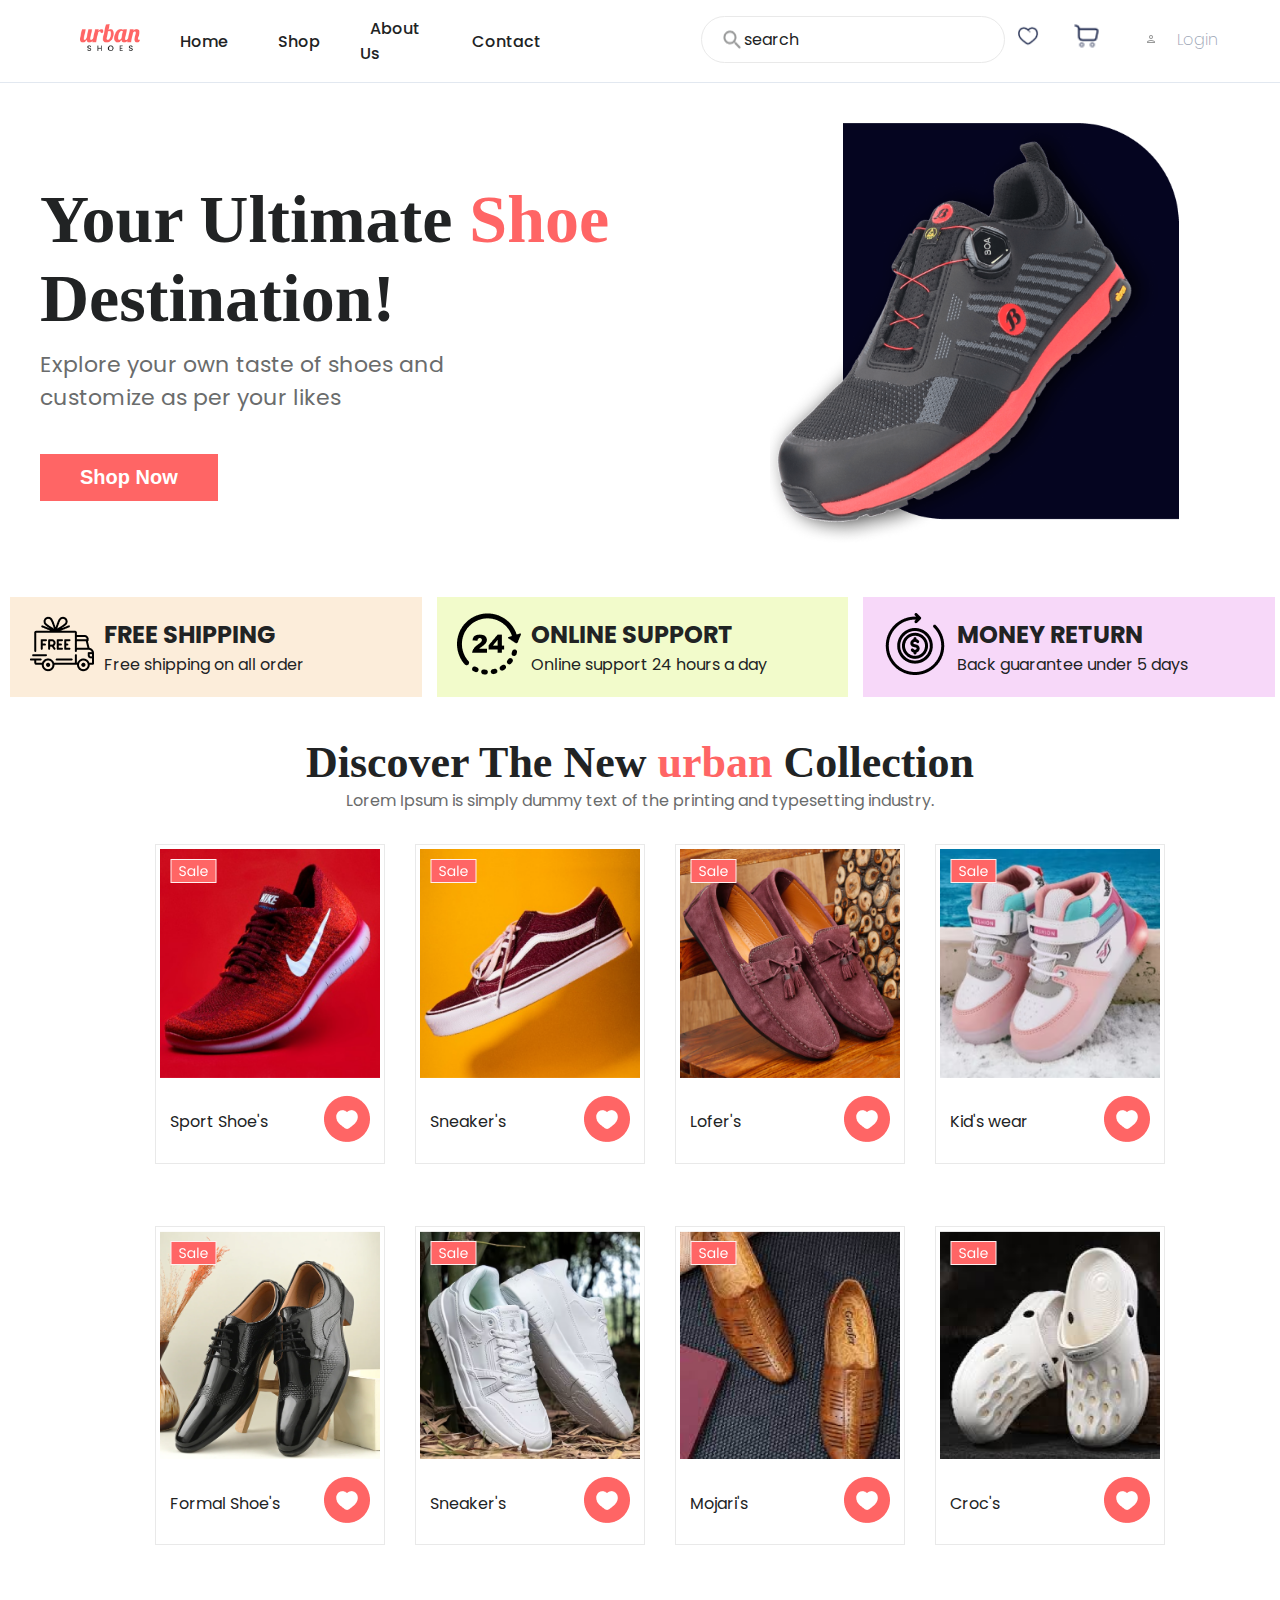
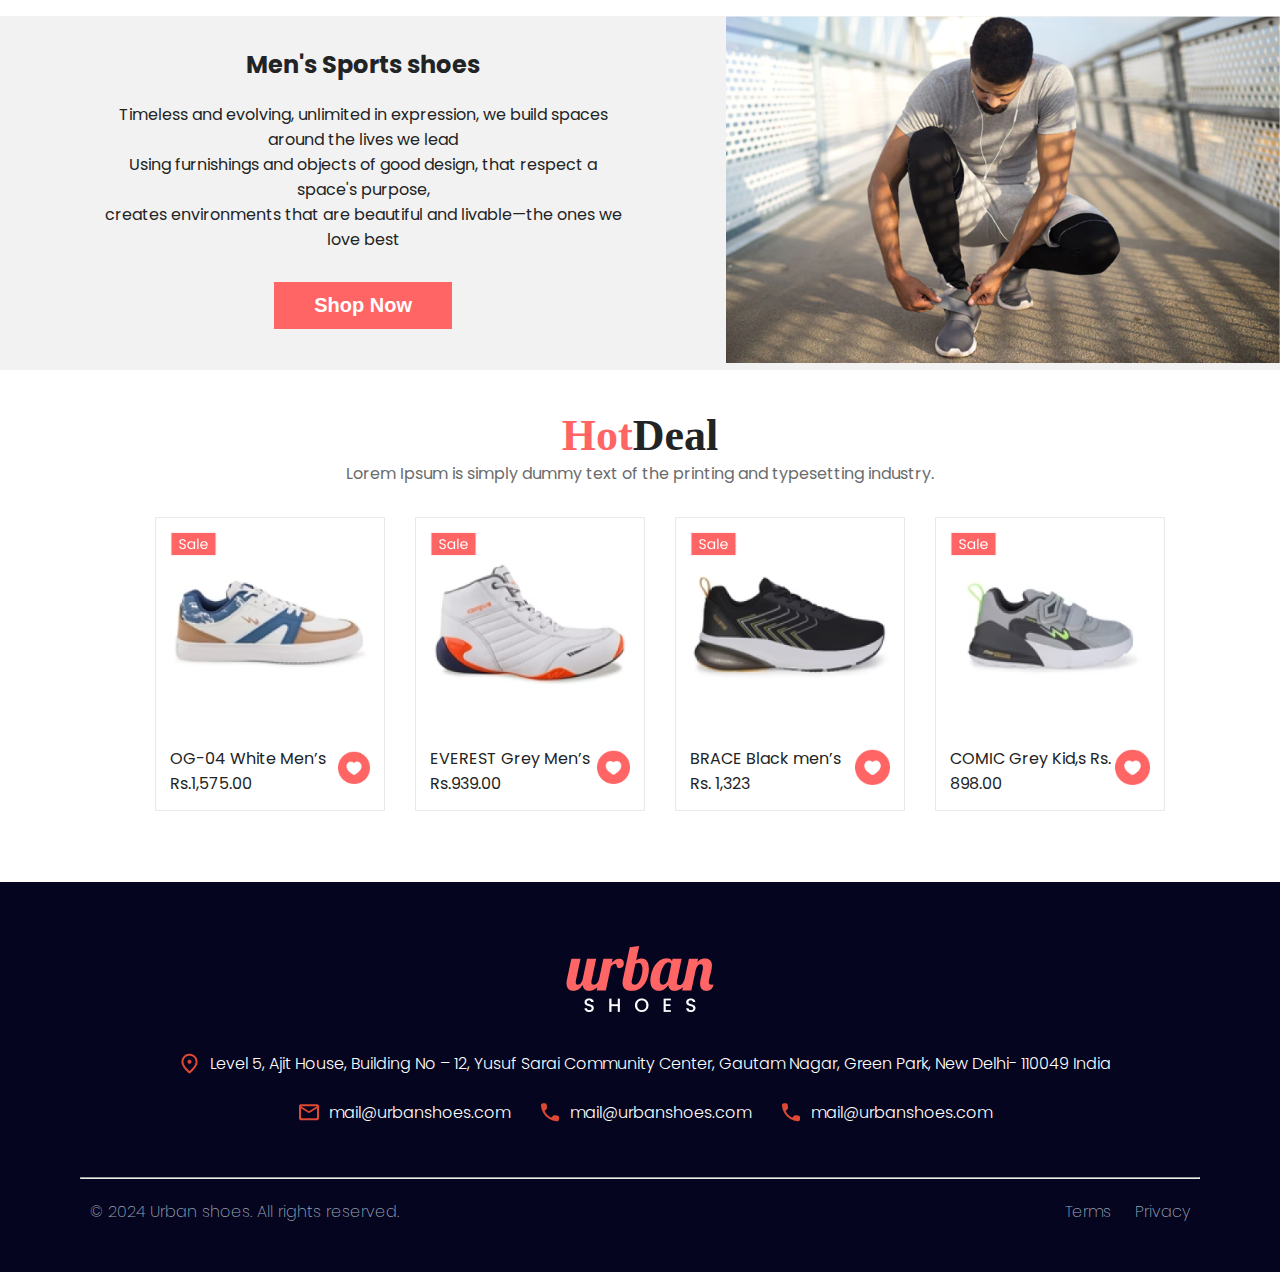
<file: Assignment 2/index.html>
<!DOCTYPE html>
<html lang="en">
    <head>
        <title></title>
        <meta charset="UTF-8">
        <meta name="viewport" content="width=device-width, initial-scale=1">
        <link rel="preconnect" href="https://fonts.googleapis.com">
        <link rel="preconnect" href="https://fonts.gstatic.com" crossorigin>
        <link href="https://fonts.googleapis.com/css2?family=Poppins:ital,wght@0,100;0,200;0,300;0,400;0,500;0,600;0,700;0,800;0,900;1,100;1,200;1,300;1,400;1,500;1,600;1,700;1,800;1,900&display=swap" rel="stylesheet">
        <link href="css/style.css" rel="stylesheet">
    </head>
    <body>
        <div class="wrapper_section">
            <!-- Herader start -->
            <header class="main_header">
                <div class="left_menu w-100">
                    <ul class="d-flex">
                        <li>
                            <div>
                                <img src="images/logo.png" alt="">
                            </div>
                        </li>
                        <li><a href="index.html">Home</a></li>
                        <li><a href="mens.html">Shop</a></li>
                        <li><a href="#">About Us</a></li>
                        <li><a href="contact.html">Contact</a></li>
                    </ul>
                </div>
                <div class="right_menu w-100">
                    <ul class="d-flex">
                        <li class="search_box">
                            <div class="d-flex"><img class src="images/search_icon.png" alt=""><span>search</span></div>
                        </li>
                        <li><img src="images/fav_icon.png" alt=""></li>
                        <li><a href="shopping-cart.html"><img src="images/cart_icon.png" alt="" style="width: 28px;"></a></li>
                        <li><div class="d-flex"><a href="my-account.html"><img class src="images/user_icon.png" alt=""></a><a href="signup.html"><span>Login</span></a></div></li>
                    </ul>
                </div>
            </header>
            <!-- Herader end -->
            <!-- Banner section start -->
            <div class="banner_section d-flex">
                <div class="left_side w-100">
                    <div>
                        <h1>Your Ultimate <span>Shoe</span> Destination!</h1>
                        <p>Explore your own taste  of shoes and<br>customize as per your likes</p>
                        <button class="button-primary">Shop Now</button>
                    </div>
                </div>
                <div class="right_side w-100">
                    <img src="images/banner-image.png" alt="">
                </div>
            </div>
            <!-- Banner section end -->
            <!-- Info section start -->
            <div class="info_section d-flex">
                <div class="block_1 d-flex w-100">
                    <div><img src="images/free-delivery.png" alt=""></div>
                    <div class="block_detail">
                        <h2>Free Shipping</h2>
                        <p>Free shipping on all order</p>
                    </div>
                </div>
                <div class="block_2 d-flex w-100">
                    <div><img src="images/24-hour-service.png" alt=""></div>
                    <div class="block_detail">
                        <h2>Online Support</h2>
                        <p>Online support 24 hours a day</p>
                    </div>
                </div>
                <div class="block_3 d-flex w-100">
                    <div><img src="images/return-on-investment 1.png" alt=""></div>
                    <div class="block_detail">
                        <h2>Money Return</h2>
                        <p>Back guarantee under 5 days</p>
                    </div>
                </div>
            </div>
            <!-- Info section end -->
            <!-- urban collection section start -->
            <div class="collection_section">
                <div class="heading">
                    <h2>Discover The New <span>urban</span> Collection</h2>
                    <p>Lorem Ipsum is simply dummy text of the printing and typesetting industry.</p>
                </div>
                <div class="product_block">
                    <ul class="d-flex">
                        <li>
                            <div>
                                <div class="product_img">
                                    <img src="images/p1.png" alt="">
                                    <div class="offer">
                                        <img src="images/offer.png" alt="">
                                    </div>
                                </div>
                                <div class="product_detail">
                                    <div class="product_inner_detail w-100 d-flex align-center">
                                        <p>Sport Shoe's</p>
                                        <div class="like"><img src="images/like.png" alt=""></div>
                                    </div>
                                </div>
                            </div>
                        </li>
                        <li>
                            <div>
                                <div class="product_img">
                                    <img src="images/p2.png" alt="">
                                    <div class="offer">
                                        <img src="images/offer.png" alt="">
                                    </div>
                                </div>
                                <div class="product_detail">
                                    <div class="product_inner_detail w-100 d-flex align-center">
                                        <p>Sneaker's</p>
                                        <div class="like"><img src="images/like.png" alt=""></div>
                                    </div>
                                </div>
                            </div>
                        </li>
                        <li>
                            <div>
                                <div class="product_img">
                                    <img src="images/p3.png" alt="">
                                    <div class="offer">
                                        <img src="images/offer.png" alt="">
                                    </div>
                                </div>
                                <div class="product_detail">
                                    <div class="product_inner_detail w-100 d-flex align-center">
                                        <p>Lofer's</p>
                                        <div class="like"><img src="images/like.png" alt=""></div>
                                    </div>
                                </div>
                            </div>
                        </li>
                        <li>
                            <div>
                                <div class="product_img">
                                    <img src="images/p4.png" alt="">
                                    <div class="offer">
                                        <img src="images/offer.png" alt="">
                                    </div>
                                </div>
                                <div class="product_detail">
                                    <div class="product_inner_detail w-100 d-flex align-center">
                                        <p>Kid's wear</p>
                                        <div class="like"><img src="images/like.png" alt=""></div>
                                    </div>
                                </div>
                            </div>
                        </li>
                    </ul>
                </div>
                <div class="product_block">
                    <ul class="d-flex">
                        <li>
                            <div>
                                <div class="product_img">
                                    <img src="images/p5.png" alt="">
                                    <div class="offer">
                                        <img src="images/offer.png" alt="">
                                    </div>
                                </div>
                                <div class="product_detail">
                                    <div class="product_inner_detail w-100 d-flex align-center">
                                        <p>Formal Shoe's</p>
                                        <div class="like"><img src="images/like.png" alt=""></div>
                                    </div>
                                </div>
                            </div>
                        </li>
                        <li>
                            <div>
                                <div class="product_img">
                                    <img src="images/p6.png" alt="">
                                    <div class="offer">
                                        <img src="images/offer.png" alt="">
                                    </div>
                                </div>
                                <div class="product_detail">
                                    <div class="product_inner_detail w-100 d-flex align-center">
                                        <p>Sneaker's</p>
                                        <div class="like"><img src="images/like.png" alt=""></div>
                                    </div>
                                </div>
                            </div>
                        </li>
                        <li>
                            <div>
                                <div class="product_img">
                                    <img src="images/p7.png" alt="">
                                    <div class="offer">
                                        <img src="images/offer.png" alt="">
                                    </div>
                                </div>
                                <div class="product_detail">
                                    <div class="product_inner_detail w-100 d-flex align-center">
                                        <p>Mojari's</p>
                                        <div class="like"><img src="images/like.png" alt=""></div>
                                    </div>
                                </div>
                            </div>
                        </li>
                        <li>
                            <div>
                                <div class="product_img">
                                    <img src="images/p8.png" alt="">
                                    <div class="offer">
                                        <img src="images/offer.png" alt="">
                                    </div>
                                </div>
                                <div class="product_detail">
                                    <div class="product_inner_detail w-100 d-flex align-center">
                                        <p>Croc's</p>
                                        <div class="like"><img src="images/like.png" alt=""></div>
                                    </div>
                                </div>
                            </div>
                        </li>
                        
                    </ul>
                </div>
            </div>
            <!-- urban collection section end -->
            <!-- middle banner section  start -->
            <div class="middle_section d-flex">
                 <div class="middle_text">
                    <h2>Men's Sports shoes</h2>
                    <p>Timeless and evolving, unlimited in expression, we build spaces around the
                        lives we lead <br>Using furnishings and objects of good design, that respect a space's purpose,<br>
                        creates environments that are beautiful and livable—the ones we love best</p>
                    <button class="button-primary">Shop Now</button> 
                 </div>
                 <div class="middle_img">
                    <img src="images/middle_banner.png" alt="">
                 </div>
            </div>
            <!-- middle banner section  end -->
            <!-- Hot deals section start -->
            <div class="collection_section">
                <div class="heading">
                    <h2><span>Hot</span>Deal</h2>
                    <p>Lorem Ipsum is simply dummy text of the printing and typesetting industry.</p>
                </div>
                <div class="product_block">
                    <ul class="d-flex">
                        <li>
                            <div>
                                <div class="product_img">
                                    <img src="images/h1.png" alt="">
                                    <div class="offer">
                                        <img src="images/offer.png" alt="">
                                    </div>
                                </div>
                                <div class="product_detail">
                                    <div class="product_inner_detail w-100 d-flex align-center">
                                        <p>OG-04 White Men’s
                                            Rs.1,575.00 
                                             </p>
                                        <div class="like"><img src="images/like.png" alt=""></div>
                                    </div>
                                </div>
                            </div>
                        </li>
                        <li>
                            <div>
                                <div class="product_img">
                                    <img src="images/h2.png" alt="">
                                    <div class="offer">
                                        <img src="images/offer.png" alt="">
                                    </div>
                                </div>
                                <div class="product_detail">
                                    <div class="product_inner_detail w-100 d-flex align-center">
                                        <p>EVEREST Grey Men’s
                                            Rs.939.00 </p>
                                        <div class="like"><img src="images/like.png" alt=""></div>
                                    </div>
                                </div>
                            </div>
                        </li>
                        <li>
                            <div>
                                <div class="product_img">
                                    <img src="images/h3.png" alt="">
                                    <div class="offer">
                                        <img src="images/offer.png" alt="">
                                    </div>
                                </div>
                                <div class="product_detail">
                                    <div class="product_inner_detail w-100 d-flex align-center">
                                        <p>BRACE Black men’s
                                            Rs. 1,323
                                             </p>
                                        <div class="like"><img src="images/like.png" alt=""></div>
                                    </div>
                                </div>
                            </div>
                        </li>
                        <li>
                            <div>
                                <div class="product_img">
                                    <img src="images/h4.png" alt="">
                                    <div class="offer">
                                        <img src="images/offer.png" alt="">
                                    </div>
                                </div>
                                <div class="product_detail">
                                    <div class="product_inner_detail w-100 d-flex align-center">
                                        <p>COMIC Grey Kid,s
                                            Rs. 898.00</p>
                                        <div class="like"><img src="images/like.png" alt=""></div>
                                    </div>
                                </div>
                            </div>
                        </li>
                    </ul>
                </div>
            </div>
            <!-- Hot deals section end -->
            <!-- subscription section start -->
            <div></div>
            <!-- subscription section end -->
            <!-- footer start -->
            <footer class="footer_section">
                <div class="footer-logo text-center">
                    <img src="images/Footer/footer_logo.png" alt="">
                </div>
                <div class="d-flex">
                    <div class="Social_icon">
                        <img src="images/Footer/image_person.png" alt=""><p>Level 5, Ajit House, Building No – 12, Yusuf Sarai Community Center, Gautam Nagar, Green Park, New Delhi- 110049 India</p>
                    </div>
                </div>
                <div class="d-flex">
                    <div class="Social_icon"><img src="images/Footer/image_person-1.png" alt=""><p>mail@urbanshoes.com</p></div>    
                    <div class="Social_icon"><img src="images/Footer/image_person-2.png" alt=""><p>mail@urbanshoes.com</p></div>    
                    <div class="Social_icon"><img src="images/Footer/image_person-2.png" alt=""><p>mail@urbanshoes.com</p></div>    
                </div>
                <hr>
                <div class="d-flex term-footer w-100">
                    <p>© 2024 Urban shoes. All rights reserved.</p>
                    <div class="">
                        <a href="terms.html">Terms</a>
                        <a href="#">Privacy</a>
                    </div>
                </div>
            </footer>
            <!-- footer end -->
        </div>
    </body>
</html>
</file>
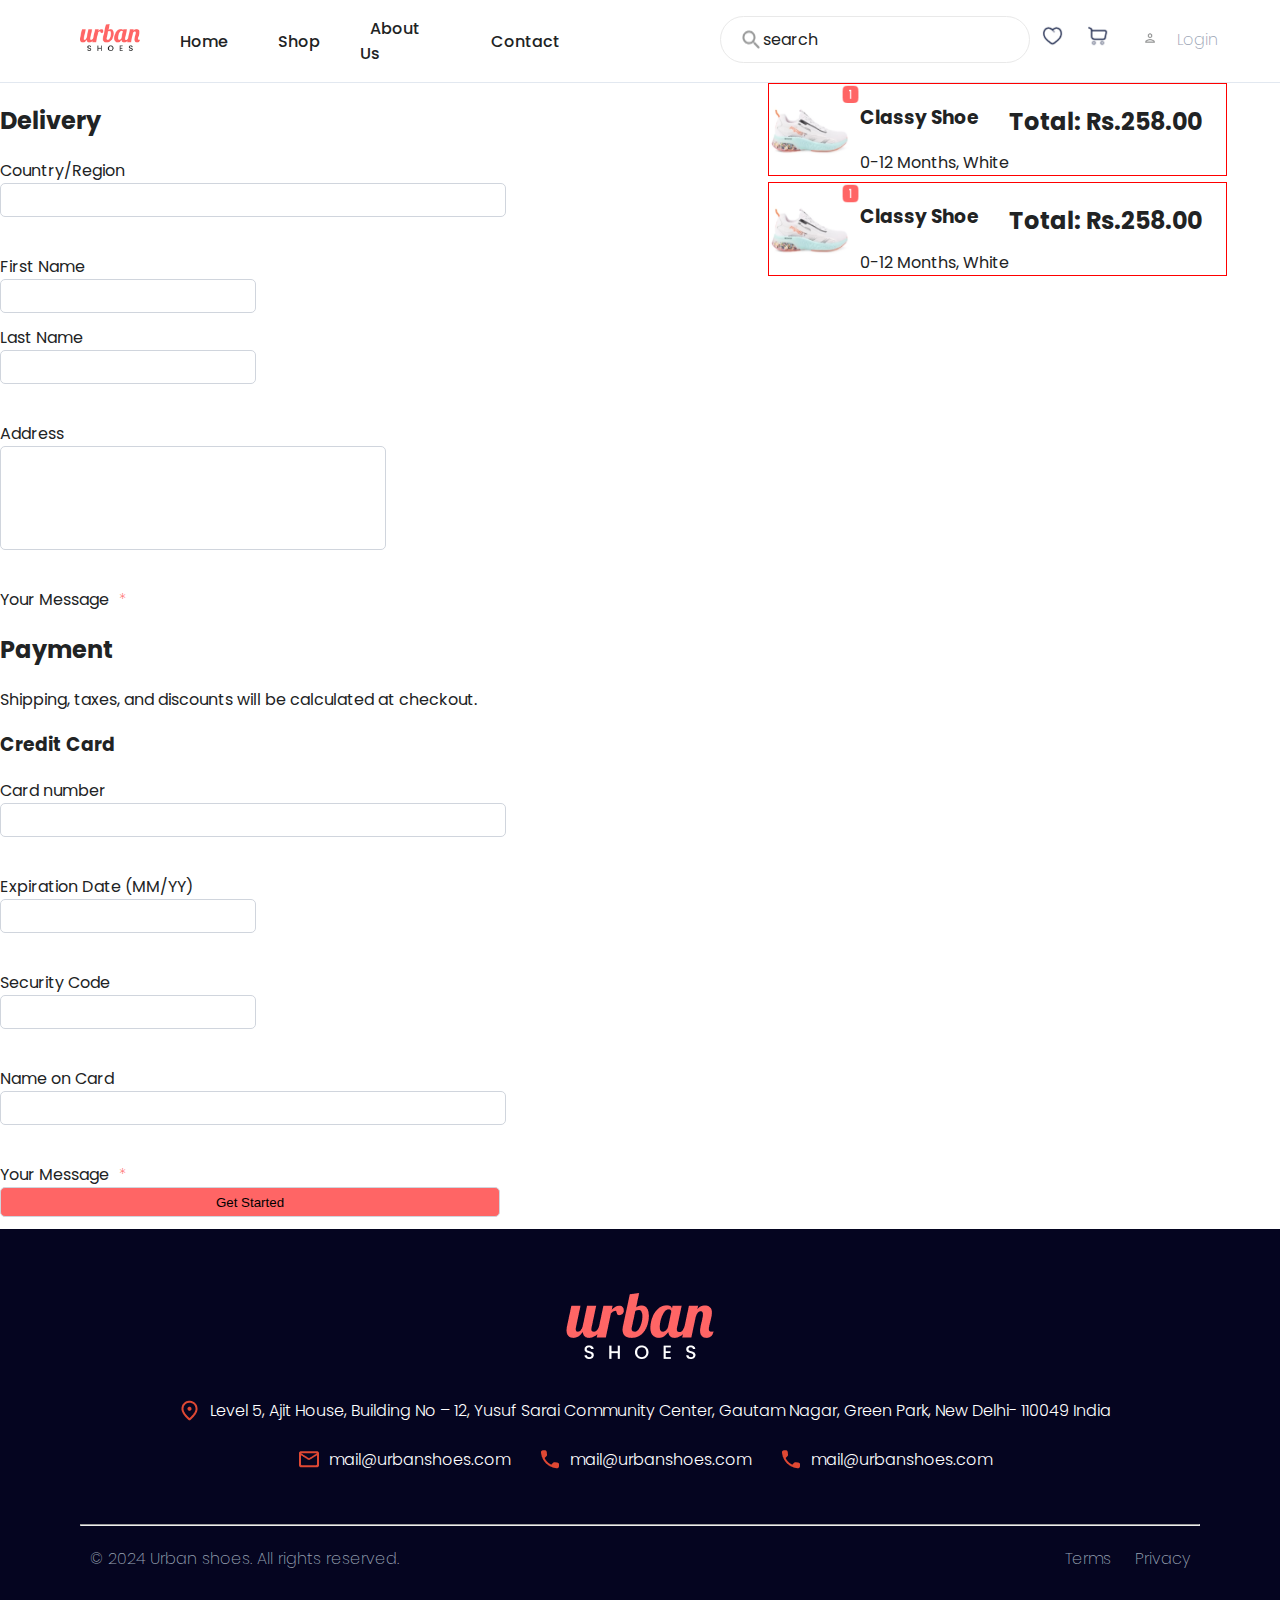
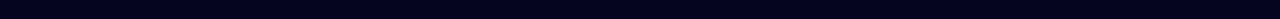
<file: Assignment 2/common_file.html>
<!DOCTYPE html>
<html lang="en">
    <head>
        <title></title>
        <meta charset="UTF-8">
        <meta name="viewport" content="width=device-width, initial-scale=1">
        <link rel="preconnect" href="https://fonts.googleapis.com">
        <link rel="preconnect" href="https://fonts.gstatic.com" crossorigin>
        <link href="https://fonts.googleapis.com/css2?family=Poppins:ital,wght@0,100;0,200;0,300;0,400;0,500;0,600;0,700;0,800;0,900;1,100;1,200;1,300;1,400;1,500;1,600;1,700;1,800;1,900&display=swap" rel="stylesheet">
        <link href="css/style.css" rel="stylesheet">
    </head>
    <body>
        <div class="wrapper_section">
            <!-- Herader start -->
            <header class="main_header">
                <div class="left_menu w-100">
                    <ul class="d-flex">
                        <li>
                            <div>
                                <img src="images/logo.png" alt="">
                            </div>
                        </li>
                        <li><a href="index.html">Home</a></li>
                        <li><a href="mens.html">Shop</a></li>
                        <li><a href="#">About Us</a></li>
                        <li><a href="contact.html">Contact</a></li>
                    </ul>
                </div>
                <div class="right_menu w-100">
                    <ul class="d-flex">
                        <li class="search_box">
                            <div class="d-flex"><img class src="images/search_icon.png" alt=""><span>search</span></div>
                        </li>
                        <li><img src="images/fav_icon.png" alt=""></li>
                        <li><img src="images/cart_icon.png" alt=""></li>
                        <li><div class="d-flex"><a href="my-account.html"><img class src="images/user_icon.png" alt=""></a><a href="signup.html"><span>Login</span></a></div></li>
                    </ul>
                </div>
            </header>
            <!-- Herader end -->
           
            <div class="d-flex w-100">
                <div style="width: 60%;">
                    <H2>Delivery</H2>
                
                
                    <form action="/action_page.php"></form>
                    <label for="Country/Region">Country/Region</label><br>
                    <input type="text" style="width: 500px;"><br><br>
                    <label for="First Name">First Name</label><br>
                    <input type="text" style="width: 250px;"><br>
                    <label for="Last Nmae">Last Name</label><br>
                    <input type="text" style="width: 250px;"><br><br>
                    <label for="First Name">Address</label><br>
                    <input type="text" style="height: 100px;"><br><br>
                    <p>Your Message<a href="#" style="color: rgba(255, 101, 101, 1);">*</a></p>
                
                <h2>Payment</h2>
                    <p>Shipping, taxes, and discounts will be calculated at checkout.</p>
                <h3>Credit Card</h3>
                
                    <form action="/action_page.php"></form>
                    <label for="Card number">Card number</label><br>
                    <input type="text" style="width: 500px;" ><br><br>
                    <label for="Expiration Date">Expiration Date (MM/YY)</label><br>
                    <input type="text" style="width: 250px;" ><br><br>
                    <label for="Security Code">Security Code</label><br>
                    <input type="text" style="width: 250px;" ><br><br>
                    <label for="Name on Card">Name on Card</label><br>
                    <input type="text" style="width: 500px;" ><br><br>
                    <p>Your Message<a href="#" style="color: rgba(255, 101, 101, 1);">*</a></p>
                    <input type="submit" value="Get Started" style="background-color: rgba(255, 101, 101, 1); height: 30px; width: 500px;">
                
                </div>
                <div style="width: 40%;">
                    <div class="d-flex" style=" border: 1px solid red;">
                        <img src="images/Frame 31.png" alt="" style="width: 20%;">
                        <div><h3>Classy Shoe</h3><p>0-12 Months, White</p></div>
                        <div><h2>Total: Rs.258.00</h2></div>
                    </div>
                    <div class="d-flex" style=" border: 1px solid red;">
                        <img src="images/Frame 31.png" alt="" style="width: 20%;">
                        <div><h3>Classy Shoe</h3><p>0-12 Months, White</p></div>
                        <div><h2>Total: Rs.258.00</h2></div> 
                        
                    </div>
                </div>  
            </div>        
            <!-- footer start -->
            <footer class="footer_section">
                <div class="footer-logo text-center">
                    <img src="images/Footer/footer_logo.png" alt="">
                </div>
                <div class="d-flex">
                    <div class="Social_icon">
                        <img src="images/Footer/image_person.png" alt=""><p>Level 5, Ajit House, Building No – 12, Yusuf Sarai Community Center, Gautam Nagar, Green Park, New Delhi- 110049 India</p>
                    </div>
                </div>
                <div class="d-flex">
                    <div class="Social_icon"><img src="images/Footer/image_person-1.png" alt=""><p>mail@urbanshoes.com</p></div>    
                    <div class="Social_icon"><img src="images/Footer/image_person-2.png" alt=""><p>mail@urbanshoes.com</p></div>    
                    <div class="Social_icon"><img src="images/Footer/image_person-2.png" alt=""><p>mail@urbanshoes.com</p></div>    
                </div>
                <hr>
                <div class="d-flex term-footer w-100">
                    <p>© 2024 Urban shoes. All rights reserved.</p>
                    <div class="">
                        <a href="terms.html">Terms</a>
                        <a href="#">Privacy</a>
                    </div>
                </div>
            </footer>
            <!-- footer end -->
        </div>
    </body>
</html>
</file>
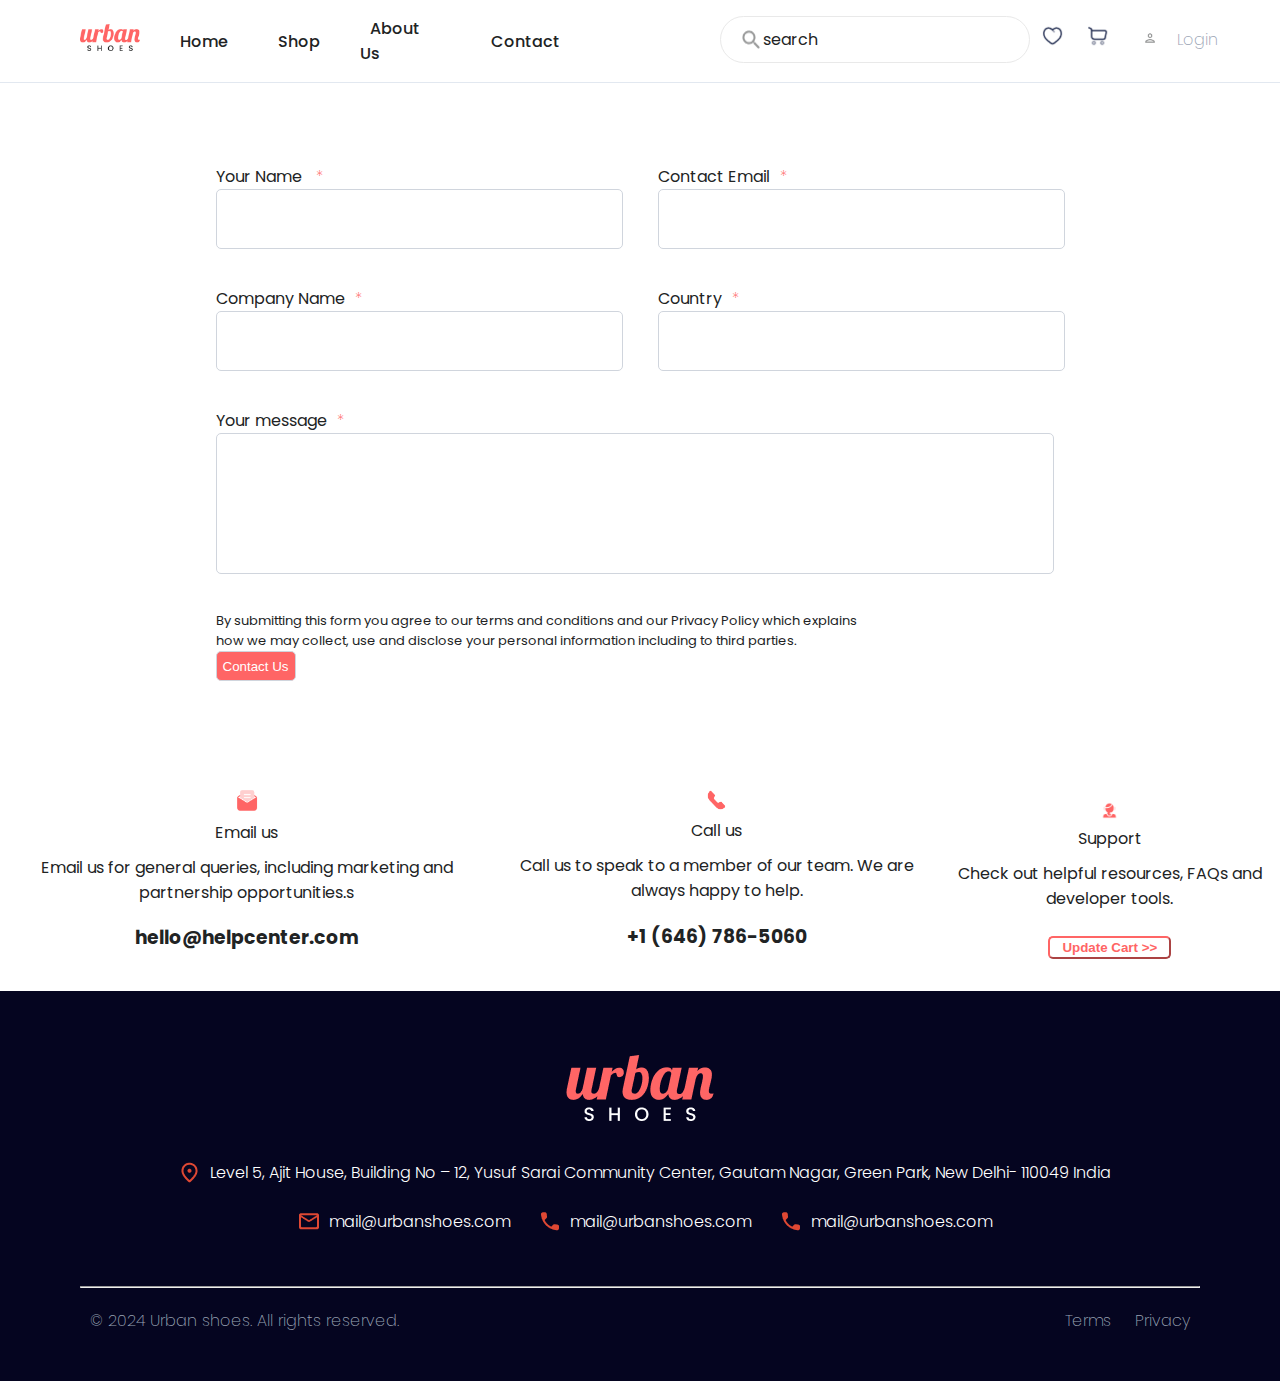
<file: Assignment 2/contact.html>
<!DOCTYPE html>
<html lang="en">
    <head>
        <title></title>
        <meta charset="UTF-8">
        <meta name="viewport" content="width=device-width, initial-scale=1">
        <link rel="preconnect" href="https://fonts.googleapis.com">
        <link rel="preconnect" href="https://fonts.gstatic.com" crossorigin>
        <link href="https://fonts.googleapis.com/css2?family=Poppins:ital,wght@0,100;0,200;0,300;0,400;0,500;0,600;0,700;0,800;0,900;1,100;1,200;1,300;1,400;1,500;1,600;1,700;1,800;1,900&display=swap" rel="stylesheet">
        <link href="css/style.css" rel="stylesheet">
    </head>
    <body>
        <div class="wrapper_section">
            <!-- Herader start -->
            <header class="main_header">
                <div class="left_menu w-100">
                    <ul class="d-flex">
                        <li>
                            <div>
                                <img src="images/logo.png" alt="">
                            </div>
                        </li>
                        <li><a href="index.html">Home</a></li>
                        <li><a href="mens.html">Shop</a></li>
                        <li><a href="#">About Us</a></li>
                        <li><a href="contact.html">Contact</a></li>
                    </ul>
                </div>
                <div class="right_menu w-100">
                    <ul class="d-flex">
                        <li class="search_box">
                            <div class="d-flex"><img class src="images/search_icon.png" alt=""><span>search</span></div>
                        </li>
                        <li><img src="images/fav_icon.png" alt=""></li>
                        <li><img src="images/cart_icon.png" alt=""></li>
                        <li><div class="d-flex"><a href="my-account.html"><img class src="images/user_icon.png" alt=""></a><a href="signup.html"><span>Login</span></a></div></li>
                    </ul>
                </div>
            </header>
            <!-- Herader end -->
            <div class="contact-us">
                <div  style="border: 1px solid white;">
                    <div class="contact">

                    <div style="display: flex;">
                    <div><label for="Your Name">Your Name <a href="#" style="color: rgba(255, 101, 101, 1);">*</a></label><br>
                    <input type="text" style="width: 401px; height: 56px;"><br><br></div>
                    <div style="margin-left:35px;"><label for="Contact Email">Contact Email<a href="#" style="color: rgba(255, 101, 101, 1);">*</a></label><br>
                    <input type="text" style="width: 401px; height: 56px;"><br><br></div></div>
                    <div style="display: flex;"><div><label for="Company Name">Company Name<a href="#" style="color: rgba(255, 101, 101, 1);">*</a></label><br>
                    <input type="text" style="width: 401px; height: 56px;"><br><br></div>
                    <div style="margin-left: 35px ;"><label for="Country">Country<a href="#" style="color: rgba(255, 101, 101, 1);">*</a></label><br>
                    <input type="text" style="width: 401px; height: 56px;"><br><br></div></div>
                    <label for="Address">Your message<a href="#" style="color: rgba(255, 101, 101, 1);">*</a></label><br>
                    <input type="text" style="width: 832px; height: 137px;"><br><br>
                    <p style="font-size: small;">By submitting this form you agree to our terms and conditions and our Privacy Policy which explains<br> 
                    how we may collect, use and disclose your personal information including to third parties.</p>
                    <input type="submit" value="Contact Us" style="background-color: rgba(255, 101, 101, 1); height: 30px; width: 80px; color:white;">
                </div>
            </div>
           
            
            </div><br>
            <div style="display: flex;justify-content: space-evenly;align-items: center;margin-bottom: 20px;">
                <div style="text-align: center;">
                    <div style="justify-content: center;align-items: center;flex:1">
                       
                            <img style="width: 5%;" src="images/c1.png" alt="">
                        
                    </div>
                    <p>Email us</p>
                    <p style="margin:10px 0px 10px 0px;">Email us for general queries, including marketing and partnership opportunities.s</p>
                    
                    <h3>hello@helpcenter.com</h3>
                </div>
                <div style="text-align: center;">
                    <div style="justify-content: center;align-items: center;flex:1">
                       
                            <img style="width: 5%;" src="images/c2.png" alt="">
                        
                    </div>
                    <p>Call us</p>
                    <p style="margin:10px 0px 10px 0px;">Call us to speak to a member of our team. We are always happy to help.</p>
                    
                    <h3>+1 (646) 786-5060</h3>
                </div>
                <div style="text-align: center;">
                    <div style="justify-content: center;align-items: center;flex:1">
                       
                            <img style="width: 5%;" src="images/c3.png" alt="">
                        
                    </div>
                    <p>Support</p>
                    <p style="margin:10px 0px 10px 0px;">Check out helpful resources, FAQs and developer tools.</p>
                    
                    <button style="border-color: rgba(255, 101, 101, 1);border-radius: 5px;color: rgba(255, 101, 101, 1);font-weight: bold;padding:2px 12px 2px 12px;margin-top: 15px;background-color: white;">Update Cart >></button>

                </div>
                
                
            </div>
           
            <!-- footer start -->
            <footer class="footer_section">
                <div class="footer-logo text-center">
                    <img src="images/Footer/footer_logo.png" alt="">
                </div>
                <div class="d-flex">
                    <div class="Social_icon">
                        <img src="images/Footer/image_person.png" alt=""><p>Level 5, Ajit House, Building No – 12, Yusuf Sarai Community Center, Gautam Nagar, Green Park, New Delhi- 110049 India</p>
                    </div>
                </div>
                <div class="d-flex">
                    <div class="Social_icon"><img src="images/Footer/image_person-1.png" alt=""><p>mail@urbanshoes.com</p></div>    
                    <div class="Social_icon"><img src="images/Footer/image_person-2.png" alt=""><p>mail@urbanshoes.com</p></div>    
                    <div class="Social_icon"><img src="images/Footer/image_person-2.png" alt=""><p>mail@urbanshoes.com</p></div>    
                </div>
                <hr>
                <div class="d-flex term-footer w-100">
                    <p>© 2024 Urban shoes. All rights reserved.</p>
                    <div class="">
                        <a href="terms.html">Terms</a>
                        <a href="#">Privacy</a>
                    </div>
                </div>
            </footer>
            <!-- footer end -->
        </div>
    </body>
</html>
</file>
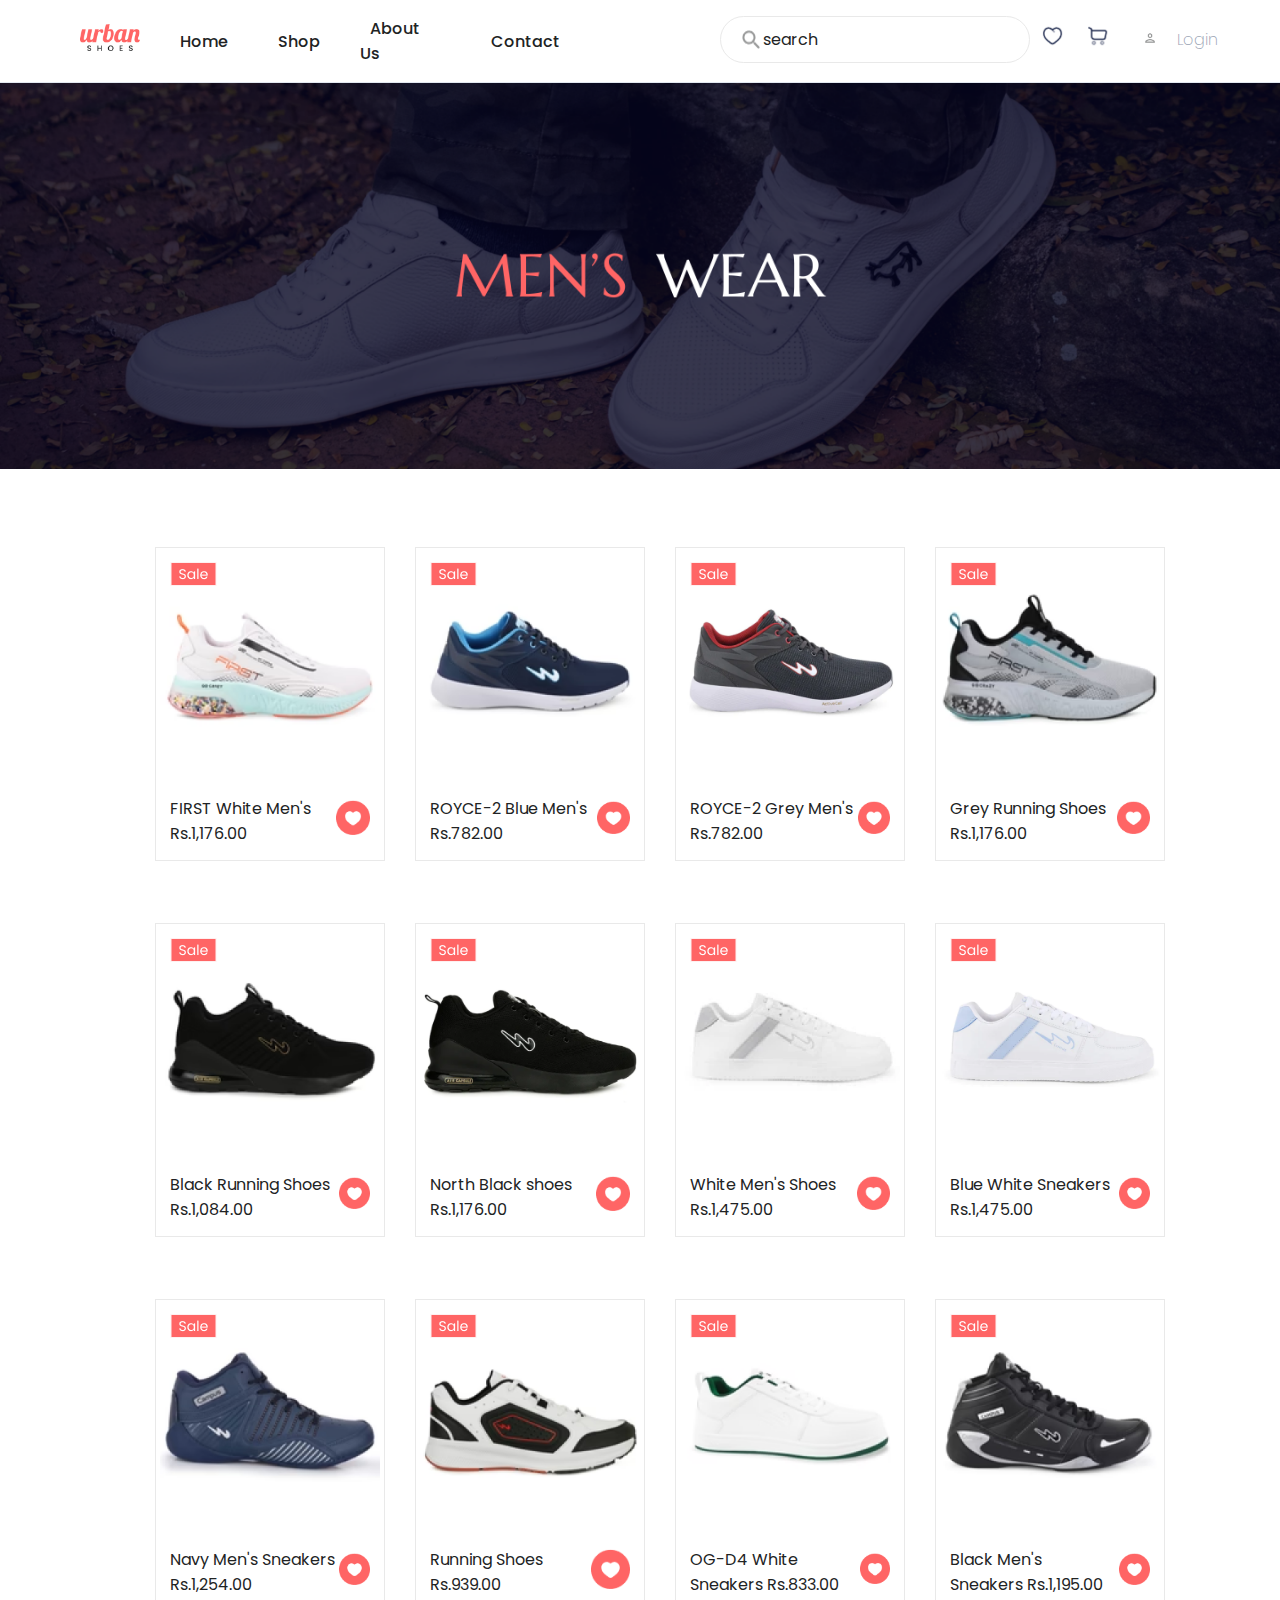
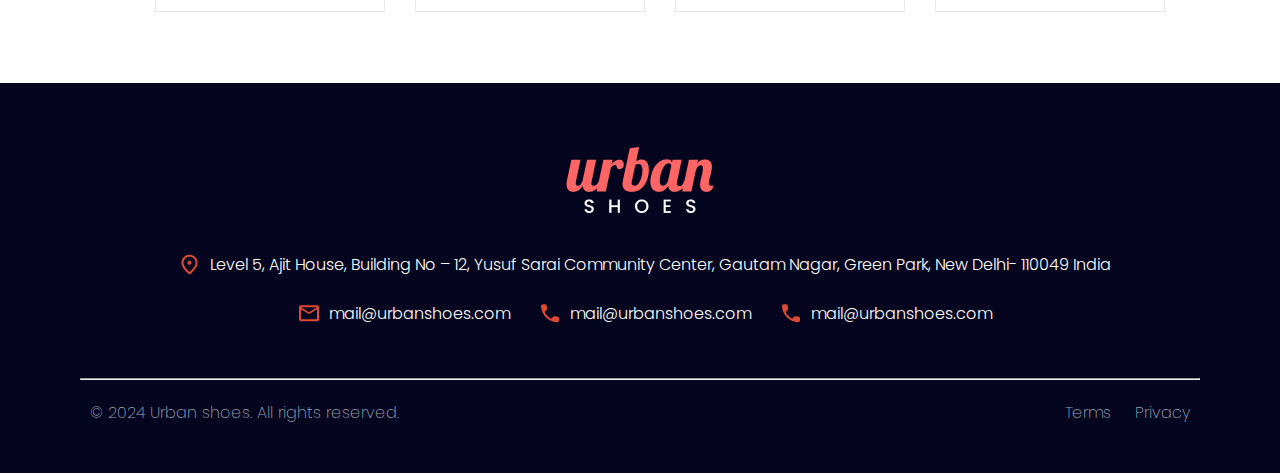
<file: Assignment 2/mens.html>
<!DOCTYPE html>
<html lang="en">
    <head>
        <title></title>
        <meta charset="UTF-8">
        <meta name="viewport" content="width=device-width, initial-scale=1">
        <link rel="preconnect" href="https://fonts.googleapis.com">
        <link rel="preconnect" href="https://fonts.gstatic.com" crossorigin>
        <link href="https://fonts.googleapis.com/css2?family=Poppins:ital,wght@0,100;0,200;0,300;0,400;0,500;0,600;0,700;0,800;0,900;1,100;1,200;1,300;1,400;1,500;1,600;1,700;1,800;1,900&display=swap" rel="stylesheet">
        <link href="css/style.css" rel="stylesheet">
    </head>
    <body>
        <div class="wrapper_section">
            <!-- Herader start -->
            <header class="main_header">
                <div class="left_menu w-100">
                    <ul class="d-flex">
                        <li>
                            <div>
                                <img src="images/logo.png" alt="">
                            </div>
                        </li>
                        <li><a href="index.html">Home</a></li>
                        <li><a href="mens.html">Shop</a></li>
                        <li><a href="#">About Us</a></li>
                        <li><a href="contact.html">Contact</a></li>
                    </ul>
                </div>
                <div class="right_menu w-100">
                    <ul class="d-flex">
                        <li class="search_box">
                            <div class="d-flex"><img class src="images/search_icon.png" alt=""><span>search</span></div>
                        </li>
                        <li><img src="images/fav_icon.png" alt=""></li>
                        <li><img src="images/cart_icon.png" alt=""></li>
                        <li><div class="d-flex"><a href="my-account.html"><img class src="images/user_icon.png" alt=""></a><a href="signup.html"><span>Login</span></a></div></li>
                    </ul>
                </div>
            </header>
            <!-- Herader end -->
            <!-- urban collection section start -->
            
                        <div>
                            <div class="product_img">
                                <img src="images/m.png" alt="">
                                
                                </div>
                            </div>
            <div class="collection_section">
                <!-- <div class="heading">
                    <h2>Discover The New <span>urban</span> Collection</h2>
                    <p>Lorem Ipsum is simply dummy text of the printing and typesetting industry.</p>
                </div> -->
                <div class="product_block">
                    <ul class="d-flex">
                        <li>
                            <div>
                                <div class="product_img">
                                    <img src="images/m1.png" alt="">
                                    <div class="offer">
                                        <img src="images/offer.png" alt="">
                                    </div>
                                </div>
                                <div class="product_detail">
                                    <div class="product_inner_detail w-100 d-flex align-center">
                                        <p>FIRST White Men's Rs.1,176.00 </p>
                                        
                                        <div class="like"><img src="images/like.png" alt=""></div>
                                    </div>
                                </div>
                            </div>
                        </li>
                        <li>
                            <div>
                                <div class="product_img">
                                    <img src="images/m2.png" alt="">
                                    <div class="offer">
                                        <img src="images/offer.png" alt="">
                                    </div>
                                </div>
                                <div class="product_detail">
                                    <div class="product_inner_detail w-100 d-flex align-center">
                                        <p>ROYCE-2 Blue Men's Rs.782.00 </p>
                                        <div class="like"><img src="images/like.png" alt=""></div>
                                    </div>
                                </div>
                            </div>
                        </li>
                        <li>
                            <div>
                                <div class="product_img">
                                    <img src="images/m3.png" alt="">
                                    <div class="offer">
                                        <img src="images/offer.png" alt="">
                                    </div>
                                </div>
                                <div class="product_detail">
                                    <div class="product_inner_detail w-100 d-flex align-center">
                                        <p>ROYCE-2 Grey Men's Rs.782.00</p>
                                        <div class="like"><img src="images/like.png" alt=""></div>
                                    </div>
                                </div>
                            </div>
                        </li>
                        <li>
                            <div>
                                <div class="product_img">
                                    <img src="images/m4.png" alt="">
                                    <div class="offer">
                                        <img src="images/offer.png" alt="">
                                    </div>
                                </div>
                                <div class="product_detail">
                                    <div class="product_inner_detail w-100 d-flex align-center">
                                        <p> Grey Running Shoes Rs.1,176.00 </p>
                                        <div class="like"><img src="images/like.png" alt=""></div>
                                    </div>
                                </div>
                            </div>
                        </li>
                    </ul>
                </div>
                <div class="product_block">
                    <ul class="d-flex">
                        <li>
                            <div>
                                <div class="product_img">
                                    <img src="images/m5.png" alt="">
                                    <div class="offer">
                                        <img src="images/offer.png" alt="">
                                    </div>
                                </div>
                                <div class="product_detail">
                                    <div class="product_inner_detail w-100 d-flex align-center">
                                        <p>Black Running Shoes Rs.1,084.00 </p>
                                        <div class="like"><img src="images/like.png" alt=""></div>
                                    </div>
                                </div>
                            </div>
                        </li>
                        <li>
                            <div>
                                <div class="product_img">
                                    <img src="images/m6.png" alt="">
                                    <div class="offer">
                                        <img src="images/offer.png" alt="">
                                    </div>
                                </div>
                                <div class="product_detail">
                                    <div class="product_inner_detail w-100 d-flex align-center">
                                        <p>North Black shoes Rs.1,176.00</p>
                                        <div class="like"><img src="images/like.png" alt=""></div>
                                    </div>
                                </div>
                            </div>
                        </li>
                        <li>
                            <div>
                                <div class="product_img">
                                    <img src="images/m7.png" alt="">
                                    <div class="offer">
                                        <img src="images/offer.png" alt="">
                                    </div>
                                </div>
                                <div class="product_detail">
                                    <div class="product_inner_detail w-100 d-flex align-center">
                                        <p>White Men's Shoes Rs.1,475.00 </p>
                                        <div class="like"><img src="images/like.png" alt=""></div>
                                    </div>
                                </div>
                            </div>
                        </li>
                        <li>
                            <div>
                                <div class="product_img">
                                    <img src="images/m8.png" alt="">
                                    <div class="offer">
                                        <img src="images/offer.png" alt="">
                                    </div>
                                </div>
                                <div class="product_detail">
                                    <div class="product_inner_detail w-100 d-flex align-center">
                                        <p>Blue White Sneakers Rs.1,475.00 </p>
                                        <div class="like"><img src="images/like.png" alt=""></div>
                                    </div>
                                </div>
                            </div>
                        </li>
                        
                    </ul>
                </div>
                <div class="product_block">
                    <ul class="d-flex">
                        <li>
                            <div>
                                <div class="product_img">
                                    <img src="images/m9.png" alt="">
                                    <div class="offer">
                                        <img src="images/offer.png" alt="">
                                    </div>
                                </div>
                                <div class="product_detail">
                                    <div class="product_inner_detail w-100 d-flex align-center">
                                        <p>Navy Men's Sneakers Rs.1,254.00 </p>
                                        <div class="like"><img src="images/like.png" alt=""></div>
                                    </div>
                                </div>
                            </div>
                        </li>
                        <li>
                            <div>
                                <div class="product_img">
                                    <img src="images/m10.png" alt="">
                                    <div class="offer">
                                        <img src="images/offer.png" alt="">
                                    </div>
                                </div>
                                <div class="product_detail">
                                    <div class="product_inner_detail w-100 d-flex align-center">
                                        <p>Running Shoes Rs.939.00</p>
                                        <div class="like"><img src="images/like.png" alt=""></div>
                                    </div>
                                </div>
                            </div>
                        </li>
                        <li>
                            <div>
                                <div class="product_img">
                                    <img src="images/m11.png" alt="">
                                    <div class="offer">
                                        <img src="images/offer.png" alt="">
                                    </div>
                                </div>
                                <div class="product_detail">
                                    <div class="product_inner_detail w-100 d-flex align-center">
                                        <p>OG-D4 White Sneakers Rs.833.00</p>
                                        <div class="like"><img src="images/like.png" alt=""></div>
                                    </div>
                                </div>
                            </div>
                        </li>
                        <li>
                            <div>
                                <div class="product_img">
                                    <img src="images/m12.png" alt="">
                                    <div class="offer">
                                        <img src="images/offer.png" alt="">
                                    </div>
                                </div>
                                <div class="product_detail">
                                    <div class="product_inner_detail w-100 d-flex align-center">
                                        <p>Black Men's Sneakers Rs.1,195.00</p>
                                        <div class="like"><img src="images/like.png" alt=""></div>
                                    </div>
                                </div>
                            </div>
                        </li>
                        
                    </ul>
                </div>
            </div>
            
            <!-- urban collection section end -->
            
            <!-- footer start -->
            <footer class="footer_section">
                <div class="footer-logo text-center">
                    <img src="images/Footer/footer_logo.png" alt="">
                </div>
                <div class="d-flex">
                    <div class="Social_icon">
                        <img src="images/Footer/image_person.png" alt=""><p>Level 5, Ajit House, Building No – 12, Yusuf Sarai Community Center, Gautam Nagar, Green Park, New Delhi- 110049 India</p>
                    </div>
                </div>
                <div class="d-flex">
                    <div class="Social_icon"><img src="images/Footer/image_person-1.png" alt=""><p>mail@urbanshoes.com</p></div>    
                    <div class="Social_icon"><img src="images/Footer/image_person-2.png" alt=""><p>mail@urbanshoes.com</p></div>    
                    <div class="Social_icon"><img src="images/Footer/image_person-2.png" alt=""><p>mail@urbanshoes.com</p></div>    
                </div>
                <hr>
                <div class="d-flex term-footer w-100">
                    <p>© 2024 Urban shoes. All rights reserved.</p>
                    <div class="">
                        <a href="terms.html">Terms</a>
                        <a href="#">Privacy</a>
                    </div>
                </div>
            </footer>
            <!-- footer end -->
        </div>
    </body>
</html>
</file>
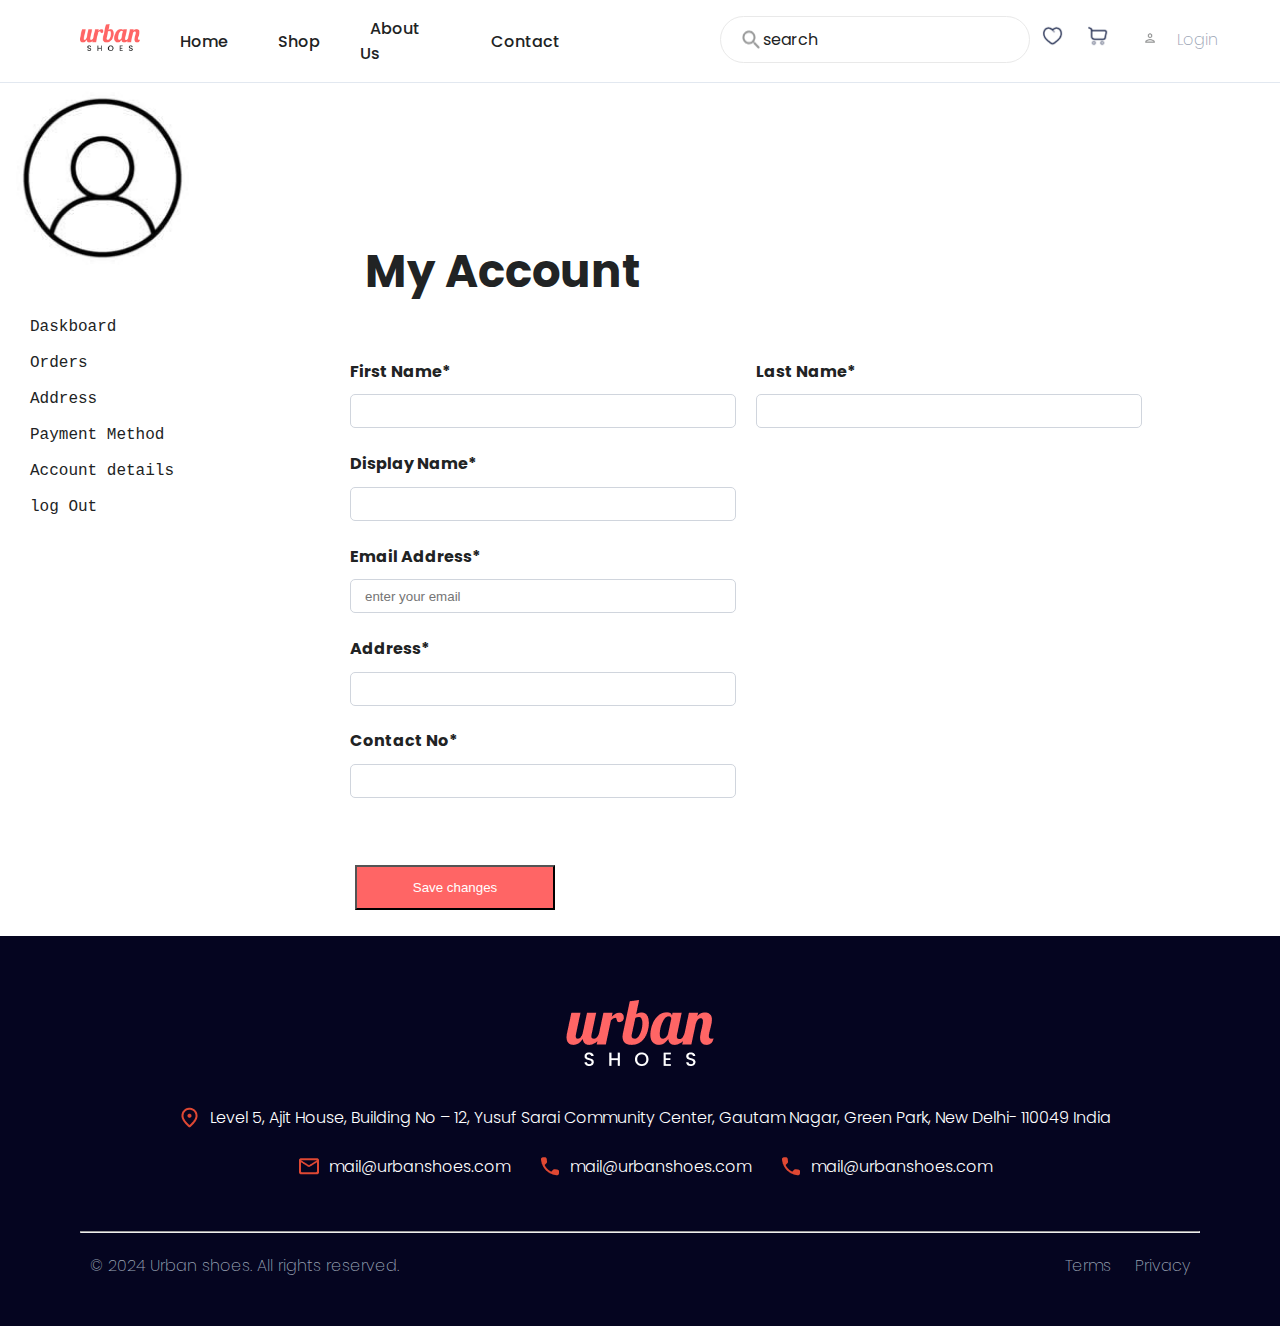
<file: Assignment 2/my-account.html>
<!DOCTYPE html>
<html lang="en">
    <head>
        <title></title>
        <meta charset="UTF-8">
        <meta name="viewport" content="width=device-width, initial-scale=1">
        <link rel="preconnect" href="https://fonts.googleapis.com">
        <link rel="preconnect" href="https://fonts.gstatic.com" crossorigin>
        <link href="https://fonts.googleapis.com/css2?family=Poppins:ital,wght@0,100;0,200;0,300;0,400;0,500;0,600;0,700;0,800;0,900;1,100;1,200;1,300;1,400;1,500;1,600;1,700;1,800;1,900&display=swap" rel="stylesheet">
        <link href="css/style.css" rel="stylesheet">
    </head>
    <body>
        <div class="wrapper_section">
            <!-- Herader start -->
            <header class="main_header">
                <div class="left_menu w-100">
                    <ul class="d-flex">
                        <li>
                            <div>
                                <img src="images/logo.png" alt="">
                            </div>
                        </li>
                        <li><a href="index.html">Home</a></li>
                        <li><a href="mens.html">Shop</a></li>
                        <li><a href="#">About Us</a></li>
                        <li><a href="contact.html">Contact</a></li>
                    </ul>
                </div>
                <div class="right_menu w-100">
                    <ul class="d-flex">
                        <li class="search_box">
                            <div class="d-flex"><img class src="images/search_icon.png" alt=""><span>search</span></div>
                        </li>
                        <li><img src="images/fav_icon.png" alt=""></li>
                        <li><img src="images/cart_icon.png" alt=""></li>
                        <li><div class="d-flex"><a href="my-account.html"><img class src="images/user_icon.png" alt=""></a><a href="signup.html"><span>Login</span></a></div></li>
                    </ul>
                </div>
            </header>
            <!-- Herader end -->
            <section>
                <div class="acc">
                    <div class="acc1">
                    <img src="images/Account.png" alt="">
                    <pre><P>
Daskboard

Orders

Address

Payment Method

Account details

log Out
</div>  
<div class="acc2">
    <h1>My Account</h1>
</div> 
<div class="box">
    <div class="box1">
    <h1>First Name*</h1>
    <input type="text"><br> 
    <h1>Display Name*</h1>                          
    <input type="text"><br>
    <h1>Email Address*</h1>
    <input type="email" placeholder="enter your email"><br>
    <h1 id="box-1-h1">Address*</h1>
    <input type="text"><br>
    <h1>Contact No*</h1>
    <input type="text"><br><br><br>
    <button>Save changes</button><br>
    </div>
    <div class="box2">
    <h1>Last Name*</h1><input type="text"><br><br>
    </div>
</div> 
</section>
             

            
            <!-- footer start -->
            <footer class="footer_section">
                <div class="footer-logo text-center">
                    <img src="images/Footer/footer_logo.png" alt="">
                </div>
                <div class="d-flex">
                    <div class="Social_icon">
                        <img src="images/Footer/image_person.png" alt=""><p>Level 5, Ajit House, Building No – 12, Yusuf Sarai Community Center, Gautam Nagar, Green Park, New Delhi- 110049 India</p>
                    </div>
                </div>
                <div class="d-flex">
                    <div class="Social_icon"><img src="images/Footer/image_person-1.png" alt=""><p>mail@urbanshoes.com</p></div>    
                    <div class="Social_icon"><img src="images/Footer/image_person-2.png" alt=""><p>mail@urbanshoes.com</p></div>    
                    <div class="Social_icon"><img src="images/Footer/image_person-2.png" alt=""><p>mail@urbanshoes.com</p></div>    
                </div>
                <hr>
                <div class="d-flex term-footer w-100">
                    <p>© 2024 Urban shoes. All rights reserved.</p>
                    <div class="">
                        <a href="terms.html">Terms</a>
                        <a href="#">Privacy</a>
                    </div>
                </div>
            </footer>
            <!-- footer end -->
        </div>
    </body>
</html>
</file>
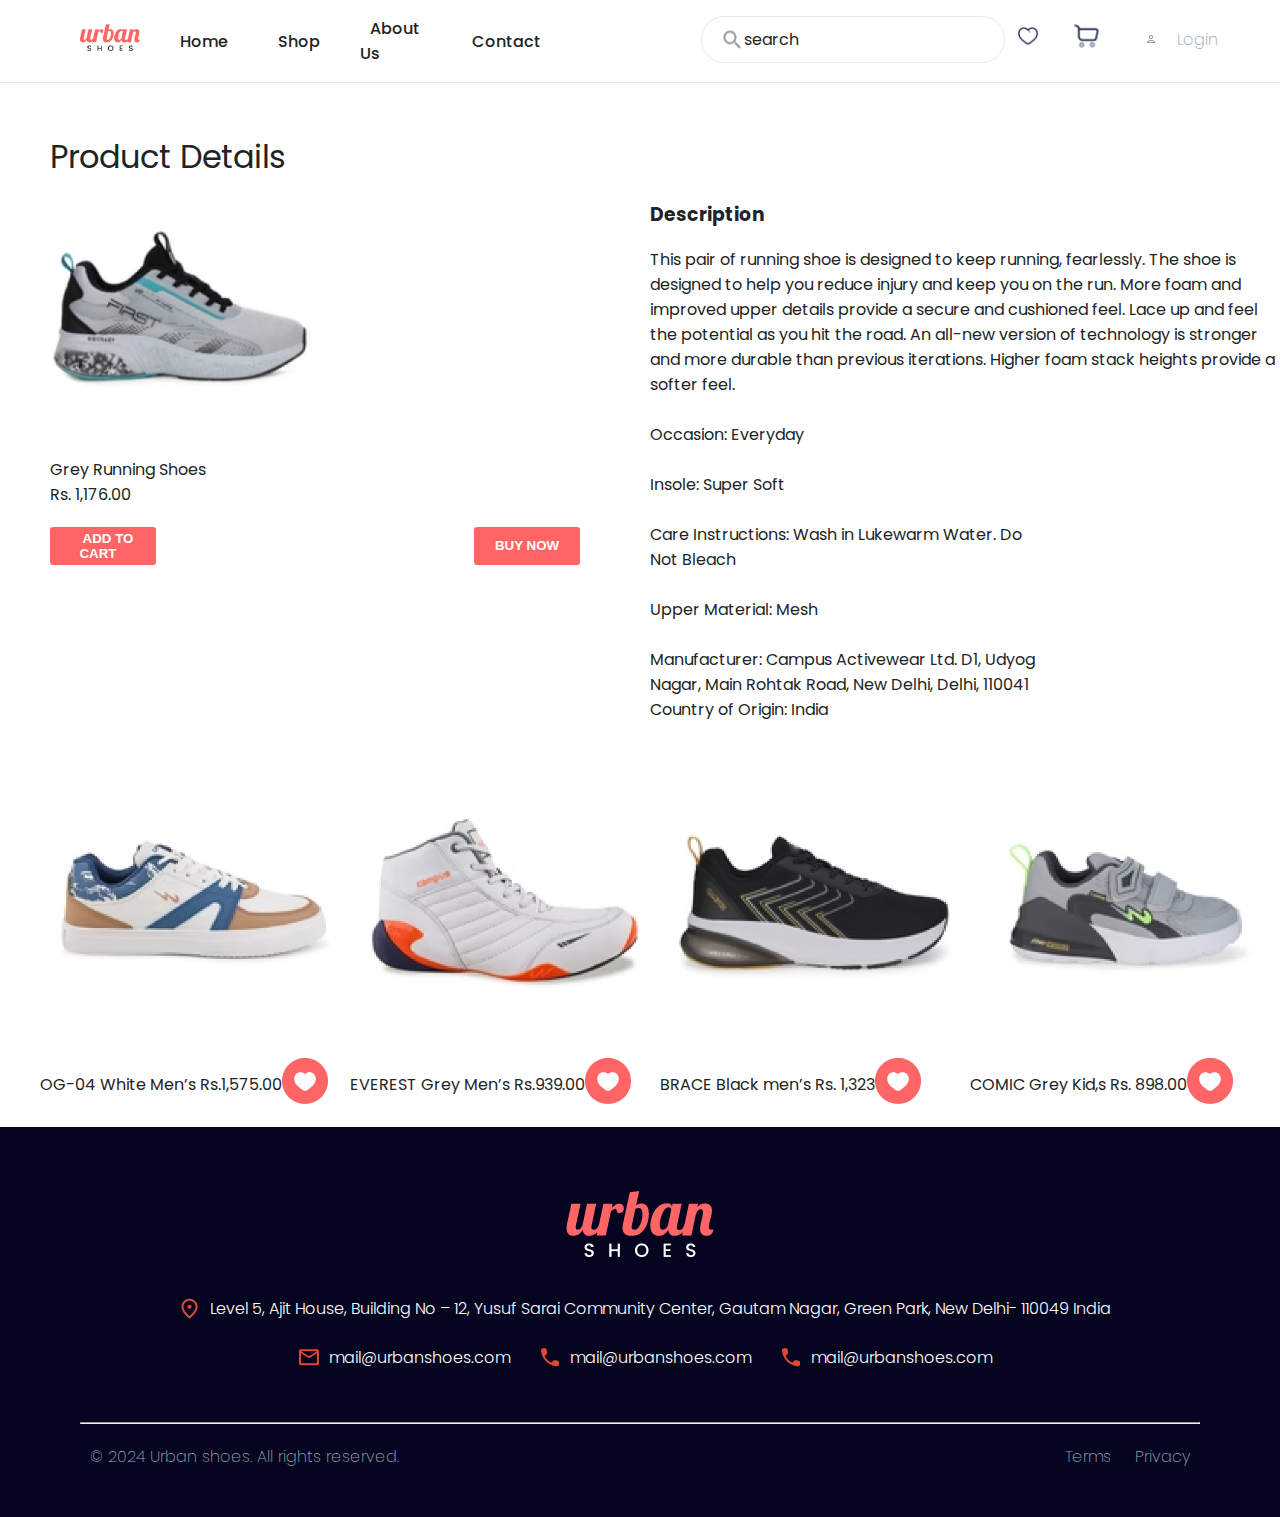
<file: Assignment 2/Product-Detail.html>
<!DOCTYPE html>
<html lang="en">
  <head>
    <title></title>
    <meta charset="UTF-8" />
    <meta name="viewport" content="width=device-width, initial-scale=1" />
    <link rel="preconnect" href="https://fonts.googleapis.com" />
    <link rel="preconnect" href="https://fonts.gstatic.com" crossorigin />
    <link
      href="https://fonts.googleapis.com/css2?family=Poppins:ital,wght@0,100;0,200;0,300;0,400;0,500;0,600;0,700;0,800;0,900;1,100;1,200;1,300;1,400;1,500;1,600;1,700;1,800;1,900&display=swap"
      rel="stylesheet"
    />
    <link href="css/style.css" rel="stylesheet" />
  </head>
  <body>
    <div class="wrapper_section">
      <!-- Herader start -->
      <header class="main_header">
        <div class="left_menu w-100">
          <ul class="d-flex">
            <li>
              <div>
                <img src="images/logo.png" alt="" />
              </div>
            </li>
            <li><a href="index.html">Home</a></li>
            <li><a href="mens.html">Shop</a></li>
            <li><a href="#">About Us</a></li>
            <li><a href="contact.html">Contact</a></li>
          </ul>
        </div>
        <div class="right_menu w-100">
          <ul class="d-flex">
            <li class="search_box">
              <div class="d-flex">
                <img class src="images/search_icon.png" alt="" /><span
                  >search</span
                >
              </div>
            </li>
            <li><img src="images/fav_icon.png" alt="" /></li>
            <li>
              <a href="shopping-cart.html"
                ><img src="images/cart_icon.png" alt="" style="width: 28px"
              /></a>
            </li>
            <li>
              <div class="d-flex">
                <a href="my-account.html"
                  ><img class src="images/user_icon.png" alt="" /></a
                ><a href="signup.html"><span>Login</span></a>
              </div>
            </li>
          </ul>
        </div>
      </header>
      <!-- Herader end -->
      <div style="margin-left: 50px; margin-top: 50px">
        <p style="font-size: xx-large">Product Details</p>
      </div>
      <div
        style="
          display: flex;
          justify-content: space-between;
          margin-bottom: 20px;
        "
      >
        <div style="flex: 1; margin-right: 20px">
          <div style="margin-left: 50px">
            <img style="width: 45%" src="./images/m4.png" alt="" />
            <p>Grey Running Shoes</p>
            <p>Rs. 1,176.00</p>
          </div>

          <div style="display: flex; justify-content: space-between;margin-top: 20px;padding: 0px 50px 0px 50px;">
            <button
              style="
                background-color: rgba(255, 101, 101, 1);
                color: white;
                border: none;
                border-radius: 3px;
                font-weight: 700;
                width: 20%;
                padding: 4px 0px 4px 0px;
              "
            >
             <a style="color: white;font-weight: 700;" href="shopping-cart.html">ADD TO CART</a>
            </button>
            <button
              style="
                background-color:rgba(255, 101, 101, 1);
                color: white;
                border: none;
                border-radius: 3px;
                font-weight: 700;
                width: 20%;
              "
            >
            <a style="color: white;font-weight: 700;" href="common_file.html">BUY NOW</a>
            </button>
          </div>
        </div>

        <div style="flex: 1">
          <h3>Description</h3>
          <p>
            This pair of running shoe is designed to keep running, fearlessly.
            The shoe is designed to help you reduce injury and keep you on the
            run. More foam and improved upper details provide a secure and
            cushioned feel. Lace up and feel the potential as you hit the road.
            An all-new version of technology is stronger and more durable than
            previous iterations. Higher foam stack heights provide a softer
            feel.
          </p><br>
          <p>Occasion: Everyday</p><br>
          <p>Insole: Super Soft</p><br>
          <p>Care Instructions: Wash in Lukewarm Water. Do </p>
          <p>Not Bleach</p><br>
          <p>Upper Material: Mesh</p><br>
          <p>Manufacturer: Campus Activewear Ltd. D1, Udyog</p>
          <p>Nagar, Main Rohtak Road, New Delhi, Delhi, 110041</p>
          <p>Country of Origin: India</p>
        </div>
      </div>
      <div class="product_block">
        <ul class="d-flex">
            <li>
                <div>
                    <div class="product_img">
                        <img src="images/h1.png" alt="">
                       
                    <div class="product_detail">
                        <div class="product_inner_detail w-100 d-flex align-center">
                            <p>OG-04 White Men’s
                                Rs.1,575.00 
                                 </p>
                            <div class="like"><img src="images/like.png" alt=""></div>
                        </div>
                    </div>
                </div>
            </li>
            <li>
                <div>
                    <div class="product_img">
                        <img src="images/h2.png" alt="">
                       
                    </div>
                    <div class="product_detail">
                        <div class="product_inner_detail w-100 d-flex align-center">
                            <p>EVEREST Grey Men’s
                                Rs.939.00 </p>
                            <div class="like"><img src="images/like.png" alt=""></div>
                        </div>
                    </div>
                </div>
            </li>
            <li>
                <div>
                    <div class="product_img">
                        <img src="images/h3.png" alt="">
                        
                    </div>
                    <div class="product_detail">
                        <div class="product_inner_detail w-100 d-flex align-center">
                            <p>BRACE Black men’s
                                Rs. 1,323
                                 </p>
                            <div class="like"><img src="images/like.png" alt=""></div>
                        </div>
                    </div>
                </div>
            </li>
            <li>
                <div>
                    <div class="product_img">
                        <img src="images/h4.png" alt="">
                        
                    </div>
                    <div class="product_detail">
                        <div class="product_inner_detail w-100 d-flex align-center">
                            <p>COMIC Grey Kid,s
                                Rs. 898.00</p>
                            <div class="like"><img src="images/like.png" alt=""></div>
                        </div>
                    </div>
                </div>
            </li>
        </ul>
    </div>
</div>

      <!-- footer start -->
      <footer class="footer_section">
        <div class="footer-logo text-center">
          <img src="images/Footer/footer_logo.png" alt="" />
        </div>
        <div class="d-flex">
          <div class="Social_icon">
            <img src="images/Footer/image_person.png" alt="" />
            <p>
              Level 5, Ajit House, Building No – 12, Yusuf Sarai Community
              Center, Gautam Nagar, Green Park, New Delhi- 110049 India
            </p>
          </div>
        </div>
        <div class="d-flex">
          <div class="Social_icon">
            <img src="images/Footer/image_person-1.png" alt="" />
            <p>mail@urbanshoes.com</p>
          </div>
          <div class="Social_icon">
            <img src="images/Footer/image_person-2.png" alt="" />
            <p>mail@urbanshoes.com</p>
          </div>
          <div class="Social_icon">
            <img src="images/Footer/image_person-2.png" alt="" />
            <p>mail@urbanshoes.com</p>
          </div>
        </div>
        <hr />
        <div class="d-flex term-footer w-100">
          <p>© 2024 Urban shoes. All rights reserved.</p>
          <div class="">
            <a href="terms.html">Terms</a>
            <a href="#">Privacy</a>
          </div>
        </div>
      </footer>
      <!-- footer end -->
    </div>
  </body>
</html>
</file>
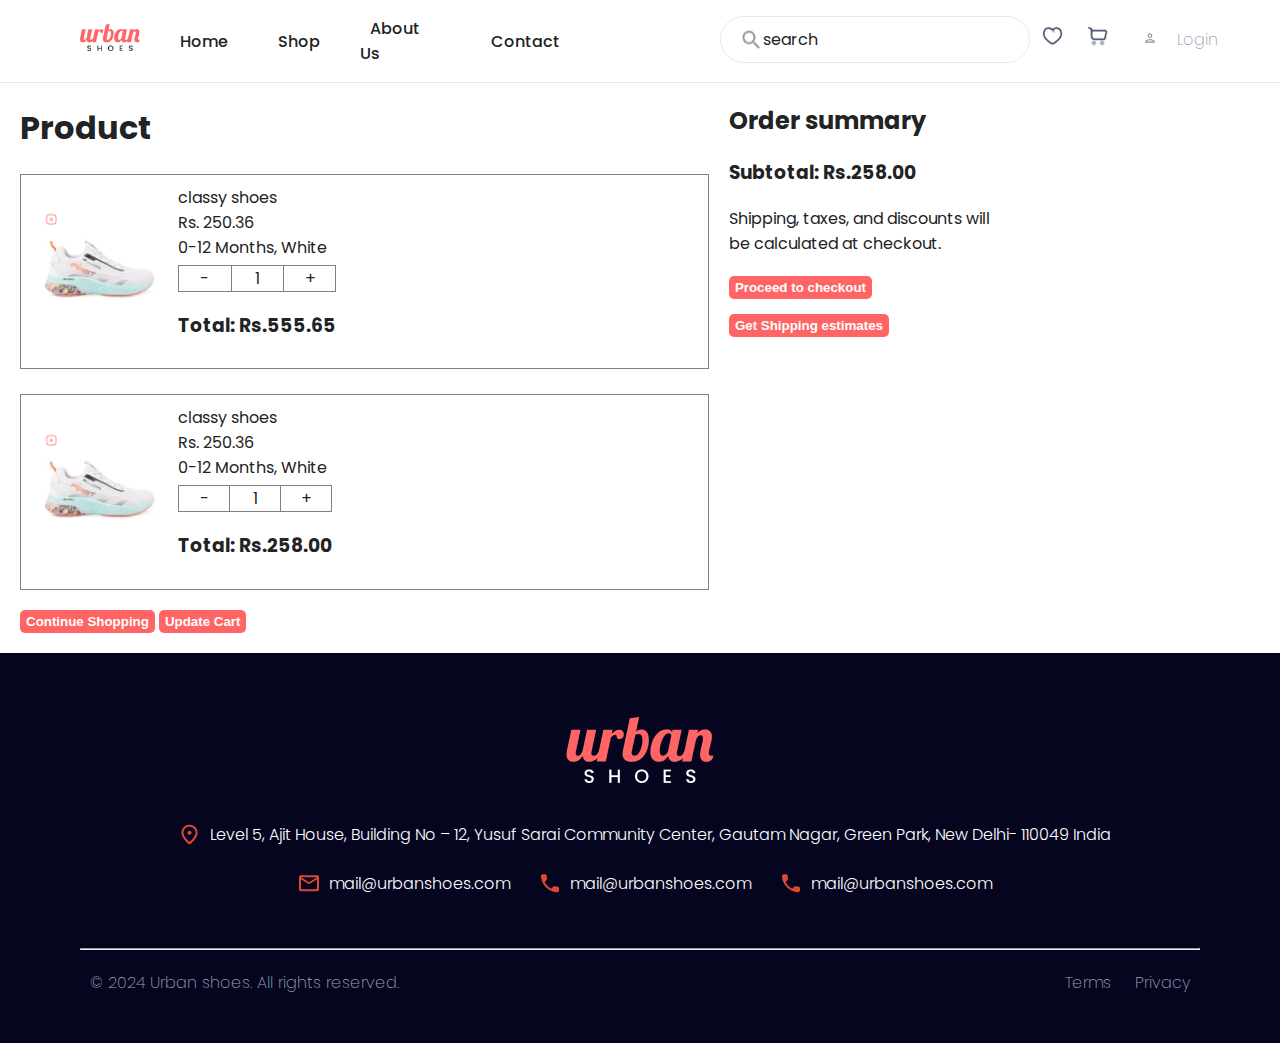
<file: Assignment 2/shopping-cart.html>
<!DOCTYPE html>
<html lang="en">
    <head>
        <title></title>
        <meta charset="UTF-8">
        <meta name="viewport" content="width=device-width, initial-scale=1">
        <link rel="preconnect" href="https://fonts.googleapis.com">
        <link rel="preconnect" href="https://fonts.gstatic.com" crossorigin>
        <link href="https://fonts.googleapis.com/css2?family=Poppins:ital,wght@0,100;0,200;0,300;0,400;0,500;0,600;0,700;0,800;0,900;1,100;1,200;1,300;1,400;1,500;1,600;1,700;1,800;1,900&display=swap" rel="stylesheet">
        <link href="css/style.css" rel="stylesheet">
    </head>
    <body>
        <div class="wrapper_section">
            <!-- Herader start -->
            <header class="main_header">
                <div class="left_menu w-100">
                    <ul class="d-flex">
                        <li>
                            <div>
                                <img src="images/logo.png" alt="">
                            </div>
                        </li>
                        <li><a href="index.html">Home</a></li>
                        <li><a href="mens.html">Shop</a></li>
                        <li><a href="#">About Us</a></li>
                        <li><a href="contact.html">Contact</a></li>
                    </ul>
                </div>
                <div class="right_menu w-100">
                    <ul class="d-flex">
                        <li class="search_box">
                            <div class="d-flex"><img class src="images/search_icon.png" alt=""><span>search</span></div>
                        </li>
                        <li><img src="images/fav_icon.png" alt=""></li>
                        <li><img src="images/cart_icon.png" alt=""></li>
                        <li><div class="d-flex"><a href="my-account.html"><img class src="images/user_icon.png" alt=""></a><a href="signup.html"><span>Login</span></a></div></li>
                    </ul>
                </div>
            </header>
            <!-- Herader end -->
            <div style="display: flex;justify-content: space-between;flex:1;margin-bottom: 20px;margin-left: 20px;">
                <div style="flex:1">
                    <div>
                        <h1>Product</h1>
                    </div>
                    <div style="border: 0.5px solid gray ;display: flex;align-items: center;padding: 10px 15px 10px 15px;padding-left: 20px;">
                        <div style="width: 18%;">
                            <img src="images/Shoe.png" alt="">
                        </div>
                        <div style="margin-left: 20px;">
                            <p>classy shoes</p>
                            <p>Rs. 250.36</p>
                            <p>0-12 Months, White</p>
                            <div style="display: flex;justify-content: space-evenly;border: 1px solid gray;align-items: center;flex:1;margin-top: 5px;">
                                <div style="border-right: 1px solid gray;align-items: center;flex:1">
                                    <P style="text-align: center;">-</P>
                                </div>
                                <div style="border-right: 1px solid gray;flex:1">
                                    <P style="text-align: center;">1</P>
                                    
                                </div>
                                <div style="flex:1">
                                    <p style="text-align: center;">+</p>
                                </div>
                            </div>
                            <h3>Total: Rs.555.65</h3>
                        </div>
                        <div style="position: absolute;width: 2%;top: 24%;left:1.8%">
                           
                        </div>
                    </div>

                    <div style="border: 0.5px solid gray ;display: flex;align-items: center;padding: 10px 15px 10px 15px;padding-left: 20px;margin-top: 25px;">
                        <div style="width: 18%;">
                            <img src="images/Shoe.png" alt="">
                        </div>
                        <div style="margin-left: 20px;">
                            <p>classy shoes</p>
                            <p>Rs. 250.36</p>
                            <p>0-12 Months, White</p>
                            <div style="display: flex;justify-content: space-evenly;border: 1px solid gray;align-items: center;flex:1;margin-top: 5px;">
                                <div style="border-right: 1px solid gray;align-items: center;flex:1">
                                    <P style="text-align: center;">-</P>
                                </div>
                                <div style="border-right: 1px solid gray;flex:1">
                                    <P style="text-align: center;">1</P>
                                    
                                </div>
                                <div style="flex:1">
                                    <p style="text-align: center;">+</p>
                                </div>
                            </div>
                            <h3>Total: Rs.258.00</h3>
                        </div>
                        <div style="position: absolute;width: 2%;top: 53.5%;left:1.8%">
                            
                        </div>
                    </div>
                    <button style="background-color: rgba(255, 101, 101, 1);border-radius: 5px;color: white;font-weight: bold;border-color: transparent;padding:2px 4px 2px 4px;margin-top: 20px;">Continue Shopping</button>

                    <button style="background-color: rgba(255, 101, 101, 1);border-radius: 5px;color: white;font-weight: bold;border-color: transparent;padding:2px 4px 2px 4px;margin-top: 15px;">Update Cart</button>
                </div>
            
                <div style="flex:0.8;padding-left:20px">
                    <div>

                        <h2>Order summary</h2>
                        <h3>Subtotal: Rs.258.00</h3>
                        
                        <p>Shipping, taxes, and discounts will <br>be calculated at checkout.</p>
                        
                        
                    </div>
                    <button style="background-color: rgba(255, 101, 101, 1);border-radius: 5px;color: white;font-weight: bold;border-color: transparent;padding:2px 4px 2px 4px;margin-top: 20px;">Proceed to checkout</button>
                    <br>
                    <button style="background-color: rgba(255, 101, 101, 1);border-radius: 5px;color: white;font-weight: bold;border-color: transparent;padding:2px 4px 2px 4px;margin-top: 15px;">Get Shipping estimates</button>
                </div>
            </div>
            
           
            
            
            <!-- footer start -->
            <footer class="footer_section">
                <div class="footer-logo text-center">
                    <img src="images/Footer/footer_logo.png" alt="">
                </div>
                <div class="d-flex">
                    <div class="Social_icon">
                        <img src="images/Footer/image_person.png" alt=""><p>Level 5, Ajit House, Building No – 12, Yusuf Sarai Community Center, Gautam Nagar, Green Park, New Delhi- 110049 India</p>
                    </div>
                </div>
                <div class="d-flex">
                    <div class="Social_icon"><img src="images/Footer/image_person-1.png" alt=""><p>mail@urbanshoes.com</p></div>    
                    <div class="Social_icon"><img src="images/Footer/image_person-2.png" alt=""><p>mail@urbanshoes.com</p></div>    
                    <div class="Social_icon"><img src="images/Footer/image_person-2.png" alt=""><p>mail@urbanshoes.com</p></div>    
                </div>
                <hr>
                <div class="d-flex term-footer w-100">
                    <p>© 2024 Urban shoes. All rights reserved.</p>
                    <div class="">
                        <a href="terms.html">Terms</a>
                        <a href="#">Privacy</a>
                    </div>
                </div>
            </footer>
            <!-- footer end -->
        </div>
    </body>
</html>
</file>
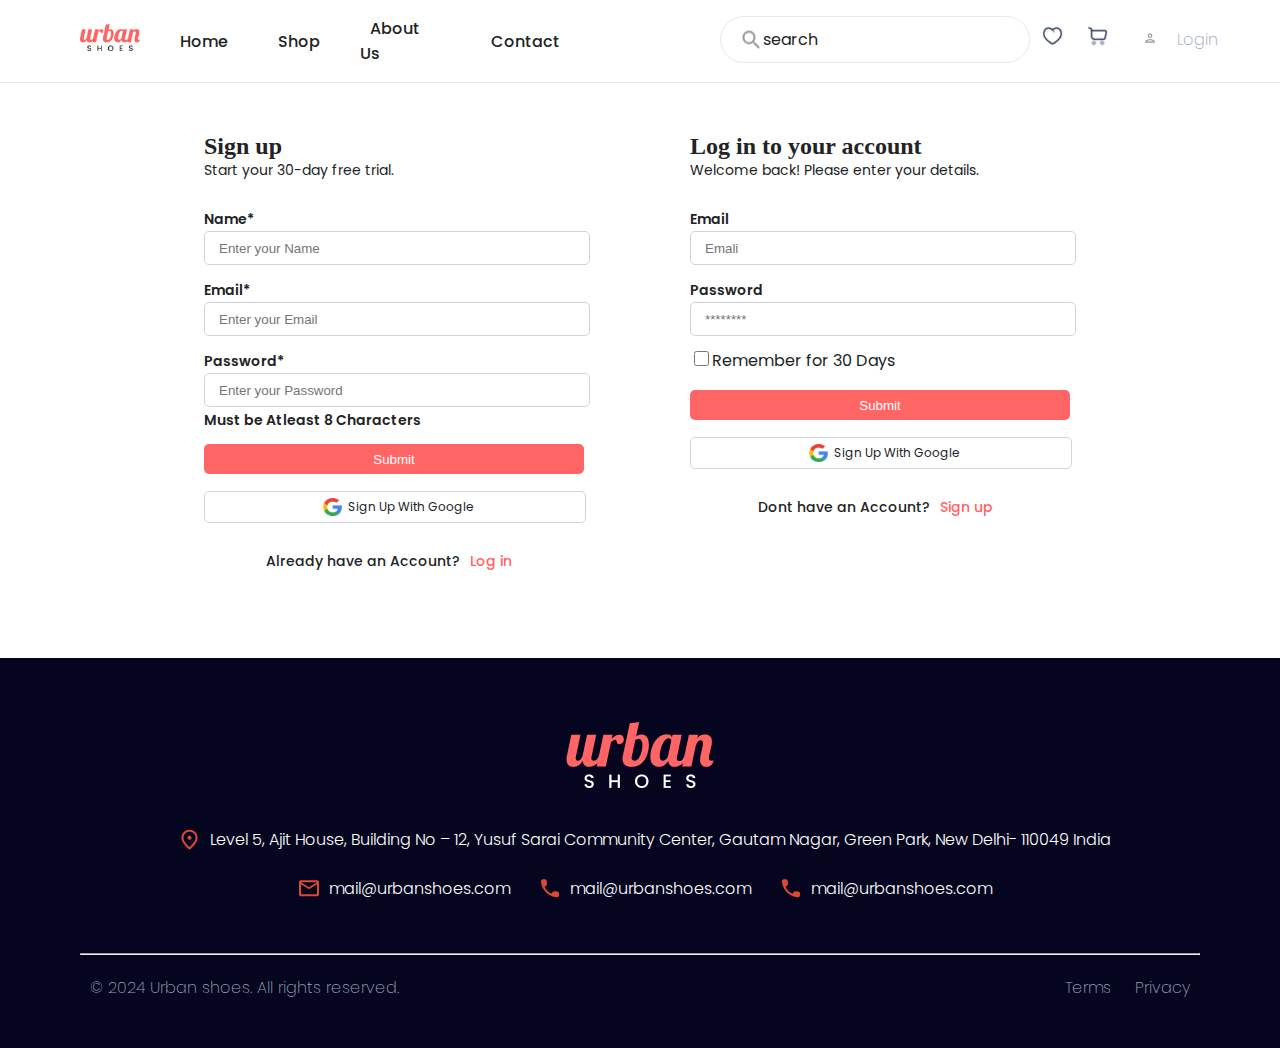
<file: Assignment 2/signup.html>
<!DOCTYPE html>
<html lang="en">
    <head>
        <title></title>
        <meta charset="UTF-8">
        <meta name="viewport" content="width=device-width, initial-scale=1">
        <link rel="preconnect" href="https://fonts.googleapis.com">
        <link rel="preconnect" href="https://fonts.gstatic.com" crossorigin>
        <link href="https://fonts.googleapis.com/css2?family=Poppins:ital,wght@0,100;0,200;0,300;0,400;0,500;0,600;0,700;0,800;0,900;1,100;1,200;1,300;1,400;1,500;1,600;1,700;1,800;1,900&display=swap" rel="stylesheet">
        <link href="css/style.css" rel="stylesheet">
    </head>
    <body>
        <div class="wrapper_section">
            <!-- Herader start -->
            <header class="main_header">
                <div class="left_menu w-100">
                    <ul class="d-flex">
                        <li>
                            <div>
                                <img src="images/logo.png" alt="">
                            </div>
                        </li>
                        <li><a href="index.html">Home</a></li>
                        <li><a href="mens.html">Shop</a></li>
                        <li><a href="#">About Us</a></li>
                        <li><a href="contact.html">Contact</a></li>
                    </ul>
                </div>
                <div class="right_menu w-100">
                    <ul class="d-flex">
                        <li class="search_box">
                            <div class="d-flex"><img class src="images/search_icon.png" alt=""><span>search</span></div>
                        </li>
                        <li><img src="images/fav_icon.png" alt=""></li>
                        <li><img src="images/cart_icon.png" alt=""></li>
                        <li><div class="d-flex"><a href="my-account.html"><img class src="images/user_icon.png" alt=""></a><a href="signup.html"><span>Login</span></a></div></li>
                    </ul>
                </div>
            </header>
            <!-- Herader end -->
            <!-- Sign up section start -->
            <div class="form_section">
                <div class="signup_block d-flex w-100">
                    <div class="w-100">
                        <div class="signup_section">
                            <div>
                                <H2>Sign up</H2>
                                <p>Start your 30-day free trial.</p><br>
                            </div>
                            <div class="form_block">
                                <form action="/action_page.php">
                                    <label for="fname">Name*</label><br>
                                    <input type="text" id="fname" name="fname" placeholder="Enter your Name"><br>
                                    <label for="lname">Email*</label><br>
                                    <input type="text" id="lname" name="lname" placeholder="Enter your Email"><br>
                                    <label for="lname">Password*</label><br>
                                    <input type="text" id="lname" name="lname" placeholder="Enter your Password" style="margin-bottom: 0;"><br>
                                    <label for="lname">Must be Atleast 8 Characters</label><br>
                                    <input type="submit" placeholder="Get Started" style="background-color: rgba(255, 101, 101, 1); height: 30px; border: transparent; color: #fff; margin-bottom: 12px; margin-top: 12px;"><br>

                                </form>
                            </div>
                            <div class="google">
                                <div class="google-img"> <img src="images/google.png" alt=""><span>Sign Up With Google</span></div>
                            </div>
                            <div class="have-account"> 
                                <p>Already have an Account?<a href="#">Log in</a></p>
                            </div>
                        </div>
                    </div>
                    <div class="w-100">
                        <div class="signin_section">
                            <div>
                                <H2>Log in to your account</H2>
                                <p>Welcome back! Please enter your details.</p><br>
                            </div>
                            <div class="form_block">
                                <form action="/action_page.php">
                                    <label for="fname">Email</label><br>
                                    <input type="text" id="fname" name="fname" value="" placeholder="Emali"><br>
                                    <label for="lname">Password</label><br>
                                    <input type="text" id="lname" name="lname" value="" placeholder="********"><br>
                                    <input type="checkbox" id="" style="height: 15px ; width: 15px;">Remember for 30 Days<br>
                                    <input type="submit" placeholder="Sign in" style="background-color:  rgba(255, 101, 101, 1); border: transparent; color: #fff; margin-bottom: 12px; margin-top: 12px;"><br>
                                </form>
                            </div>
                            <div class="google">
                                <div class="google-img"> <img src="images/google.png" alt=""><span>Sign Up With Google</span></div>
                            </div>
                            <div class="have-account"> 
                                <p>Dont have an Account?<a href="#">Sign up</a></p>
                            </div>

                        </div>
                    </div>
                </div>
            </div>
            <!-- Sign up section end -->
            <!-- footer start -->
            <footer class="footer_section">
                <div class="footer-logo text-center">
                    <img src="images/Footer/footer_logo.png" alt="">
                </div>
                <div class="d-flex">
                    <div class="Social_icon">
                        <img src="images/Footer/image_person.png" alt=""><p>Level 5, Ajit House, Building No – 12, Yusuf Sarai Community Center, Gautam Nagar, Green Park, New Delhi- 110049 India</p>
                    </div>
                </div>
                <div class="d-flex">
                    <div class="Social_icon"><img src="images/Footer/image_person-1.png" alt=""><p>mail@urbanshoes.com</p></div>    
                    <div class="Social_icon"><img src="images/Footer/image_person-2.png" alt=""><p>mail@urbanshoes.com</p></div>    
                    <div class="Social_icon"><img src="images/Footer/image_person-2.png" alt=""><p>mail@urbanshoes.com</p></div>    
                </div>
                <hr>
                <div class="d-flex term-footer w-100">
                    <p>© 2024 Urban shoes. All rights reserved.</p>
                    <div class="">
                        <a href="terms.html">Terms</a>
                        <a href="#">Privacy</a>
                    </div>
                </div>
            </footer>
            <!-- footer end -->
        </div>
    </body>
</html>
</file>
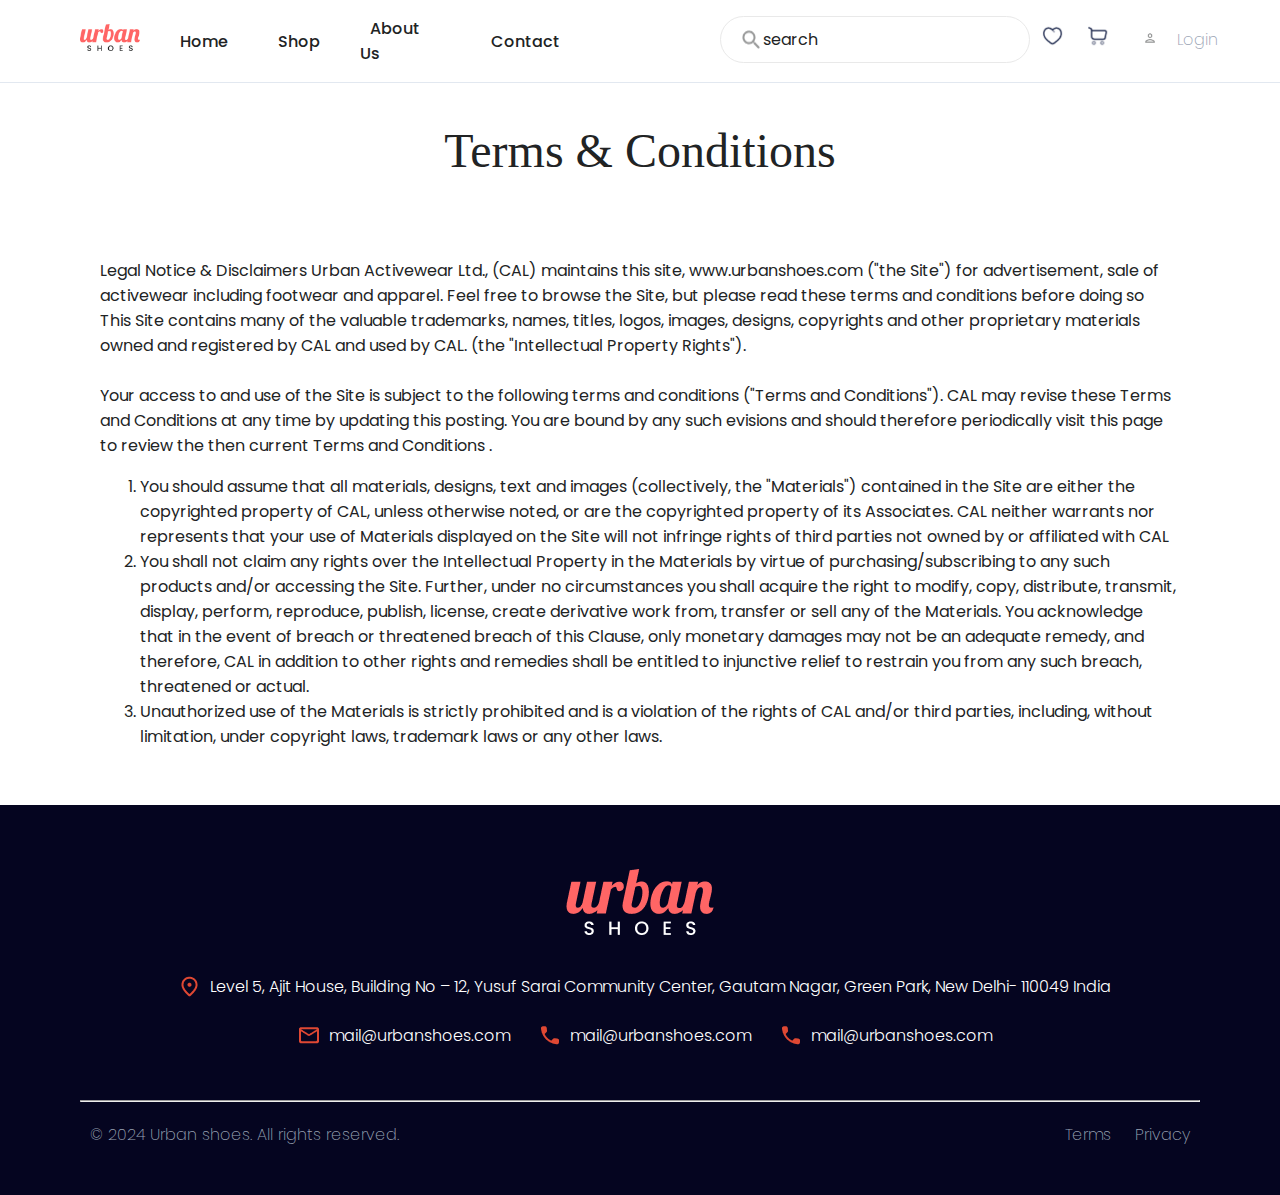
<file: Assignment 2/terms.html>
<!DOCTYPE html>
<html lang="en">
    <head>
        <title></title>
        <meta charset="UTF-8">
        <meta name="viewport" content="width=device-width, initial-scale=1">
        <link rel="preconnect" href="https://fonts.googleapis.com">
        <link rel="preconnect" href="https://fonts.gstatic.com" crossorigin>
        <link href="https://fonts.googleapis.com/css2?family=Poppins:ital,wght@0,100;0,200;0,300;0,400;0,500;0,600;0,700;0,800;0,900;1,100;1,200;1,300;1,400;1,500;1,600;1,700;1,800;1,900&display=swap" rel="stylesheet">
        <link href="css/style.css" rel="stylesheet">
    </head>
    <body>
        <div class="wrapper_section">
            <!-- Herader start -->
            <header class="main_header">
                <div class="left_menu w-100">
                    <ul class="d-flex">
                        <li>
                            <div>
                                <img src="images/logo.png" alt="">
                            </div>
                        </li>
                        <li><a href="index.html">Home</a></li>
                        <li><a href="mens.html">Shop</a></li>
                        <li><a href="#">About Us</a></li>
                        <li><a href="contact.html">Contact</a></li>
                    </ul>
                </div>
                <div class="right_menu w-100">
                    <ul class="d-flex">
                        <li class="search_box">
                            <div class="d-flex"><img class src="images/search_icon.png" alt=""><span>search</span></div>
                        </li>
                        <li><img src="images/fav_icon.png" alt=""></li>
                        <li><img src="images/cart_icon.png" alt=""></li>
                        <li><div class="d-flex"><a href="my-account.html"><img class src="images/user_icon.png" alt=""></a><a href="signup.html"><span>Login</span></a></div></li>
                    </ul>
                </div>
            </header>
            <!-- Herader end -->
            
            <!-- Term section start -->
            <div class="terms_section text-center">
                <h2>Terms & Conditions</h2>
            </div>
            <div class="term_detail">
                <p>Legal Notice & Disclaimers Urban Activewear Ltd., (CAL) maintains this site, www.urbanshoes.com ("the Site") for advertisement, sale of activewear including footwear and apparel. Feel free to browse the Site, but please read these terms and conditions before doing so</p>
                <p>This Site contains many of the valuable trademarks, names, titles, logos, images, designs, copyrights and other proprietary materials owned and registered by CAL and used by CAL. (the "Intellectual Property Rights").</p><br>
                <p>Your access to and use of the Site is subject to the following terms and conditions ("Terms and Conditions"). CAL may revise these Terms and Conditions at any time by updating this posting. You are bound by any such evisions and should therefore periodically visit this page to review the then current Terms and Conditions .</p>
                <ol>
                    <li>You should assume that all materials, designs, text and images (collectively, the "Materials") contained in the Site are either the copyrighted property of CAL, unless otherwise noted, or are the copyrighted property of its Associates. CAL neither warrants nor represents that your use of Materials displayed on the Site will not infringe rights of third parties not owned by or affiliated with CAL</li>
                    <li>You shall not claim any rights over the Intellectual Property in the Materials by virtue of purchasing/subscribing to any such products and/or accessing the Site. Further, under no circumstances you shall acquire the right to modify, copy, distribute, transmit, display, perform, reproduce, publish, license, create derivative work from, transfer or sell any of the Materials. You acknowledge that in the event of breach or threatened breach of this Clause, only monetary damages may not be an adequate remedy, and therefore, CAL in addition to other rights and remedies shall be entitled to injunctive relief to restrain you from any such breach, threatened or actual.</li>
                    <li>Unauthorized use of the Materials is strictly prohibited and is a violation of the rights of CAL and/or third parties, including, without limitation, under copyright laws, trademark laws or any other laws.</li>
                </ol>
            </div>
            <!-- Term section end -->
            <!-- footer start -->
            <footer class="footer_section">
                <div class="footer-logo text-center">
                    <img src="images/Footer/footer_logo.png" alt="">
                </div>
                <div class="d-flex">
                    <div class="Social_icon">
                        <img src="images/Footer/image_person.png" alt=""><p>Level 5, Ajit House, Building No – 12, Yusuf Sarai Community Center, Gautam Nagar, Green Park, New Delhi- 110049 India</p>
                    </div>
                </div>
                <div class="d-flex">
                    <div class="Social_icon"><img src="images/Footer/image_person-1.png" alt=""><p>mail@urbanshoes.com</p></div>    
                    <div class="Social_icon"><img src="images/Footer/image_person-2.png" alt=""><p>mail@urbanshoes.com</p></div>    
                    <div class="Social_icon"><img src="images/Footer/image_person-2.png" alt=""><p>mail@urbanshoes.com</p></div>    
                </div>
                <hr>
                <div class="d-flex term-footer w-100">
                    <p>© 2024 Urban shoes. All rights reserved.</p>
                    <div class="">
                        <a href="terms.html">Terms</a>
                        <a href="#">Privacy</a>
                    </div>
                </div>
            </footer>
            <!-- footer end -->
        </div>
    </body>
</html>
</file>
<file: Assignment 2/css/style.css>
body{
    font-size: 16px;
    font-family: "Poppins", sans-serif;
    font-weight: 400;
    font-style: normal;
    color: #212324;
    width: 100%;
    margin: 0;
    overflow-x: hidden;
} 
a{
    text-decoration: none;
    color: #212324;
}
img{
    width: 100%;
}
ul{
    list-style-type: none;
}
.d-flex{
    display: inline-flex;
}
.align-center{
    align-items: center;
}
.w-100{
    width: 100%;
}
.p-0{
    padding: 0;
}
.m-0{
    margin: 0;
}
.text-center{
    text-align: center;
}
hr{
    margin: 40px 0 20px 0;
}
.wrapper_section{
    width: 100%;
}
.main_header{
    display: inline-flex;
    width: 100%;
    border-bottom: 1px solid #E2E8F0;
}
.button-primary{
    background-color: #FF6565;
    color: #ffffff;
    padding: 12px 40px;
    border: transparent;
    font-weight: 700;
    font-size: 20px;
}
.main_header .left_menu{
    padding: 0 40px;
    display: flex;
    align-items: center;
}
.main_header .left_menu img{
    width: 60px;
}
.main_header .left_menu ul{
    align-items: center;
}
.main_header .left_menu ul li{
    padding-right: 30px;
    font-weight: 500;
}
.main_header .left_menu ul li a{
    font-weight: 500;
    color: #212324;
}
.main_header .right_menu{
    padding: 0 40px;
}
.main_header .right_menu ul{
   float: right;
   align-items: center;
}
.main_header .right_menu ul li{
    padding: 0 12px;
}
.main_header .right_menu ul .search_box{
    width: 300px;
    border: 1px solid #E9E9E9;
    display: flex;
    align-items: center;
    padding: 10px 18px;
    border-radius: 50px;
}
.main_header .right_menu ul .search_box a img{
    width: auto;
}
.banner_section{
    width: 100%;
    padding: 40px 0;
}
.banner_section .left_side{
    align-items: center;
    display: flex;
    padding: 0 40px;
}
.banner_section .left_side h1{
    font-size: 68px;
    font-family: "Marcellus", serif;
    margin: 0 0 10px 0;
}
.banner_section .left_side h1 span{
    color: #FF6565;
}
.banner_section .left_side p{
    font-size: 22px;
    color: #6A6C6C;
    margin: 0 0 40px 0;
}
.banner_section .right_side{
    text-align: center;
}
.banner_section .right_side img{
    width: 70%;
}
.info_section{
    width: 100%;
}
.info_section .block_detail{
    padding: 20px 10px;
}
.info_section .block_detail h2,p{
    margin: 0;
}
.info_section .block_detail h2{
    text-transform: uppercase;
}
.info_section .block_1{
    align-items: center;
    background-color: #FCEDDA;
    padding: 0 20px;
    margin: 0 5px 0 10px;
}
.info_section .block_1 img{}

.info_section .block_2{
    align-items: center;
    background-color: #F2FBCB;
    padding: 0 20px;
    margin: 0 5px 0 10px;
}
.info_section .block_2 img{}

.info_section .block_3{
    align-items: center;
    background-color: #F7D8F9;
    padding: 0 20px;
    margin: 0 5px 0 10px;
}
.info_section .block_3 img{}
.collection_section{
    padding: 0 100px;
}
.collection_section{
    margin: 40px 0;
}
.collection_section .heading{
    text-align: center;
}
.collection_section .heading h2{
    font-size: 44px;
    font-family: "Marcellus", serif;
    margin: 0;
} 
.collection_section .heading h2 span{
    color: #FF6565;
}
.collection_section .heading p{
    color: #6A6C6C;
}
.collection_section .product_block ul li{
    border: 1px solid #E9E9E9;
    padding: 4px;
    margin: 15px;
}
.collection_section .product_block ul li .product_img{
    position: relative;
}
.collection_section .product_block ul li .product_img .offer{
    position: absolute;
    top: 0;
    margin: 10px;
}
.collection_section .product_block .product_detail{
    padding: 10px;
}
.collection_section .product_block .product_inner_detail{
    justify-content: space-between;
}
.middle_section{
    align-items: center;
    background-color: #F2F2F2;
}
.middle_section .middle_text{
    text-align: center;
    padding: 0 100px;
}
.middle_section .middle_text button{
    margin: 30px 0;
}
.footer_section{
    background-color: #050520;  
    padding: 64px 80px 48px 80px;  
    color: #ffffff;
    font-weight: 300;
    text-align: center;
}
.footer_section .footer-logo{
    padding: 0 0 20px 0;
} 
.footer_section img{
    width: auto;
}
.footer_section .Social_icon{
    display: flex;
    align-items: center;
    padding: 10px 10px;
}
.footer_section .Social_icon img{
    padding: 2px 8px;
}
.term-footer{
    display: flex;
    justify-content: space-between;
}
.term-footer p,a{
    color: #98A2B3;
    padding: 0 10px;
    font-weight: 200;
}
.login_section{
    width: 100%;
    padding: 0 100px;
    justify-content: space-between;
}
.login_section .signup_block,.signin_block{
    padding: 0 100px;
}
.signup_section {
    padding: 50px;
    padding-bottom: 20px;
    float: right;
    
}
.signin_section{
    padding: 50px;
}
.signup_section h2{
    font-family: "Marcellus", serif;
    margin: 0;
}
.signin_section h2{
    font-family: "Marcellus", serif;
    margin: 0;
}
.signup_section p{
    font-size: 14px;
}
.signin_section p{
    font-size: 14px;
}
.form_section{
    padding-bottom: 60px;
}
.form_block{}
.form_block label{
    font-size: 14px;
    font-weight: 600;
}
input{
    border-radius: 5px;
    width: 380px;
    height: 30px;
    border: 1px solid #D0D5DD;
    margin-bottom: 12px;
}
.google{
    height: 30px;
    width: 380px;
    margin-top: 5px;
    border: 1px solid #D0D5DD;
    display: flex;
    align-items: center;
    justify-content:center;
    border-radius: 5px;

}
::placeholder{
    padding: 0 12px;
}
.google-img{
    display: flex;
    justify-content: center;
    align-items: center;
}
.google-img img {
    width: 10%;
    padding: 6px;
}
.google-img span{
    font-size: 12px;
}
.have-account{
    height: 20px;
    width: 380px;
    margin-top: 28px;
    font-size: small;
    text-align: center;
}
.have-account p {
    font-weight: 500;
    font-size: 14px;
}
.have-account a{
    font-weight: 500;
    color: #FF6565;
}
.terms_section h2{
    font-family: "Marcellus", serif;
    font-size: 48px;
    font-weight: 100;
}
.term_detail{
    padding: 40px 100px;
}
.contact-us{
    margin-top: 80px;
    height: 600px;
    width: 100%;
    display: flex;
    justify-content: center;
}
.contact{
    height: 600;
}
.acc{
    display: flex;
    gap: 60px;
}
.acc1 img{
    width: 205px;
    height: 190px;
}
.acc1 p{
    margin-top: 20px;
    margin-left: 30px;
    font-size: 16px;
    font-weight: Semi Bold;
}
.acc{
    display: flex;
    gap: 60px;
}
.acc1 img{
    width: 205px;
    height: 190px;
}
.acc1 p{
    margin-top: 20px;
    margin-left: 30px;
    font-size: 16px;
    font-weight: Semi Bold;
}
.acc2 h1{
    margin-top: 155px;
    margin-left: 100px;
    font-size: 45px;
    font-weight: marcellus;
    padding-bottom: 160%;
}
.box{
    display: flex;
    gap: 20px;
    margin-top: 265px;
    margin-left: -350px;
    width: 240px;
    height: 40px;
}
.box h1{
    font-size: 16px;
}
.box1 button{
    width: 200px;
    height: 45px;
    margin-left: 315px;
    background-color: #FF6565;
    color: white;
    margin: 5px;
}
</file>
